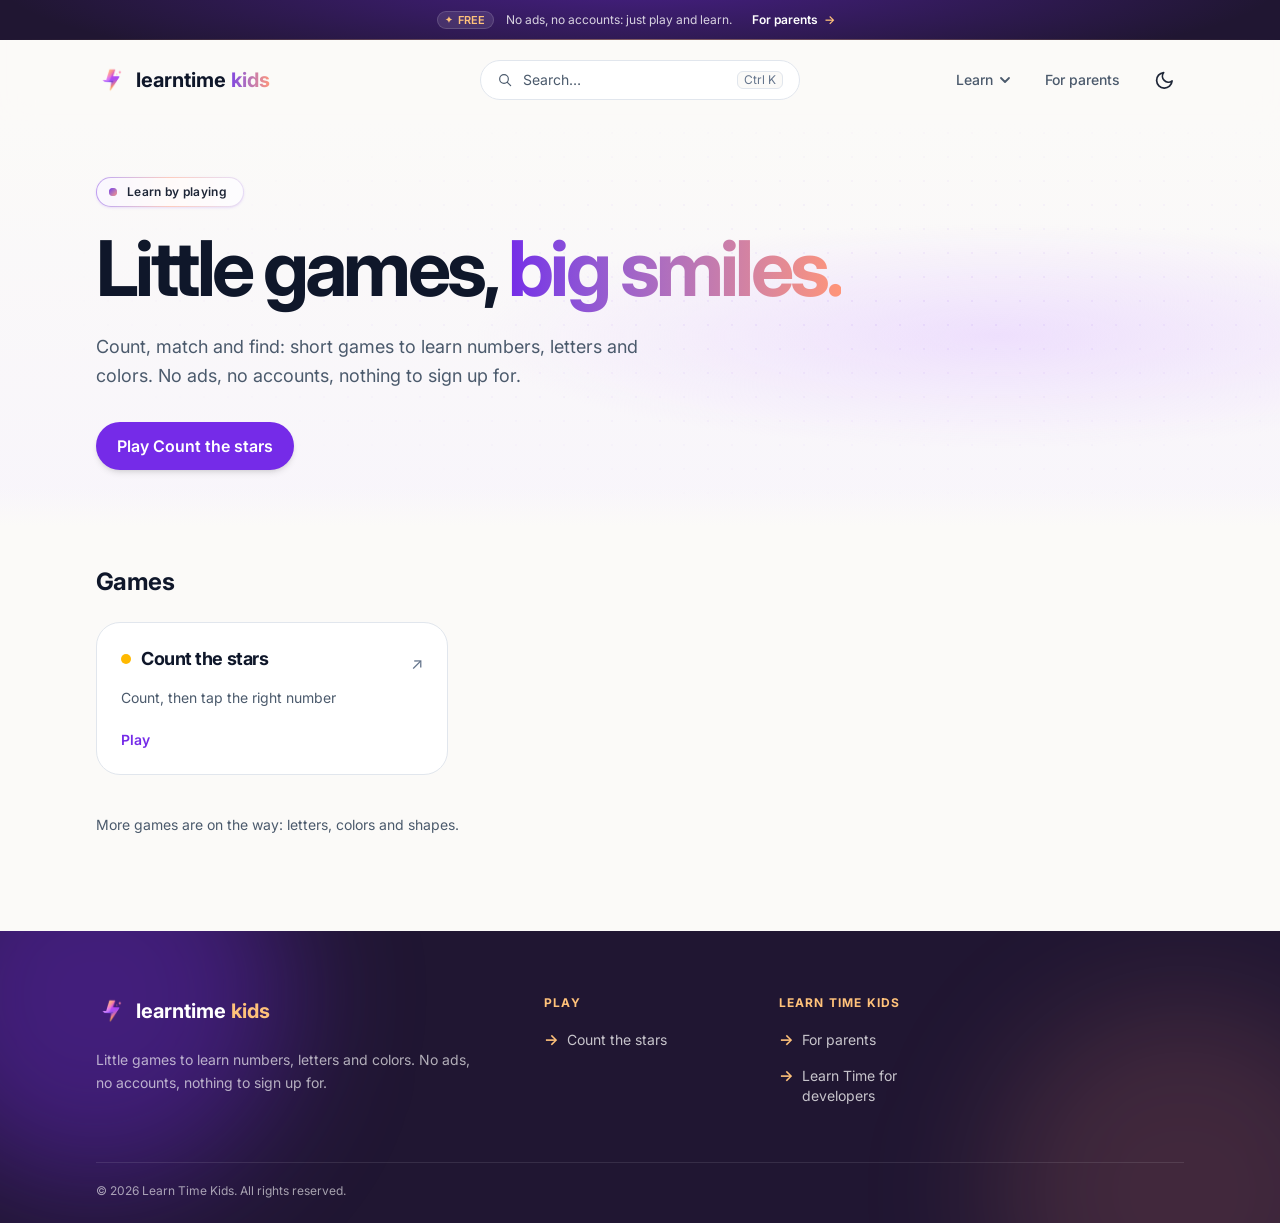
<file: index.html>
<!doctype html><!-- Generated by build tool at 2026-11-20T18:35:21.889Z -->
<html lang="en">
  <head>
    <meta charset="UTF-8" />
    <script>(function () {
  var theme;
  try { theme = localStorage.getItem("learntime-kids:theme"); } catch (error) {}
  if (theme !== "light" && theme !== "dark") {
    theme = window.matchMedia && matchMedia("(prefers-color-scheme: dark)").matches ? "dark" : "light";
  }
  document.documentElement.dataset.theme = theme;
})();</script>
    <link rel="icon" href="/favicon.ico" sizes="32x32">
    <link rel="icon" type="image/png" sizes="32x32" href="/assets/favicon/favicon-32x32.png">
    <link rel="icon" type="image/png" sizes="16x16" href="/assets/favicon/favicon-16x16.png">
    <link rel="apple-touch-icon" sizes="180x180" href="/assets/favicon/apple-touch-icon.png">
    <link rel="manifest" href="/assets/favicon/site.webmanifest">
    <meta name="viewport" content="width=device-width, initial-scale=1.0" />
    <title>Learn Time Kids: little games to learn by playing – Learn Time</title>
    <meta name="description" content="Free little games for children to learn numbers, letters and colors. No ads, no accounts, nothing to sign up for." />
    <meta name="keywords" content="games for kids, learning games, counting game, free educational games, games for children, learn numbers" />
    <link rel="canonical" href="https://kids.learntime.net/" />
    <meta name="search-index-version" content="fac62221156c" />
    
    <script>window.startTime = new Date().getTime();</script>
    <style>
      :root {
        --background-color: #F1F1F1;
        --loading-bar-background-color: #F0E6FF;
        --moving-loading-bar-background-color: #752BE8;
      }
      :root[data-theme="dark"] {
        --background-color: #100E17;
        --loading-bar-background-color: #2B2042;
        --moving-loading-bar-background-color: #A78BFA;
      }
      .loader {
        transition: all .2s ease-out;
        z-index: 10000000000;
        margin-top: -200px;
        position: fixed;
        top: 0;
        left: 0;
        right: 0;
        bottom: 0;
        background-color: var(--background-color);
        display: flex;
        align-items: center;
        justify-content: center;
        flex-direction: column;
      }
      .loader-logo {
        width: 40px;
        height: 40px;
        margin-bottom: 20px;
      }
      .loading-bar {
        width: 130px;
        height: 4px;
        border-radius: 100rem;
        background-color: var(--loading-bar-background-color);
        position: relative;
        overflow: hidden;
      }
      .moving-loading-bar {
        height: 100%;
        width: 68px;
        position: absolute;
        border-radius: 100rem;
        background-color: var(--moving-loading-bar-background-color);
        animation: initial-loading 1.5s ease infinite;
      }
      @keyframes initial-loading {
        0% {
          transform: translate(-34px);
        }
        50% {
          transform: translate(96px);
        }
        to {
          transform: translate(-34px);
        }
      }
      .loader.hide {
        opacity: 0;
        visibility: hidden;
        pointer-events: none;
      }
      .root {
        height: 0px;
        overflow: hidden;
        transition: height 0.2s ease-out;
      }
      .root.show {
        min-height: 100vh;
        height: auto;
        overflow: visible;
      }
    </style>
    <script type="module" crossorigin src="/assets/home-DadhkJw3.js"></script>
    <link rel="modulepreload" crossorigin href="/assets/LoaderHider-D9-OexBq.js">
    <link rel="modulepreload" crossorigin href="/assets/LinkButton-CJQy6m5F.js">
    <link rel="stylesheet" crossorigin href="/assets/LoaderHider-BILB6g6O.css">
  </head>
  <body>
    <div id="loader" class="loader">
      <div class="loading-bar">
        <div class="moving-loading-bar"></div>
      </div>
    </div>
    <div id="root" class="root"></div>
  </body>
</html>
</file>
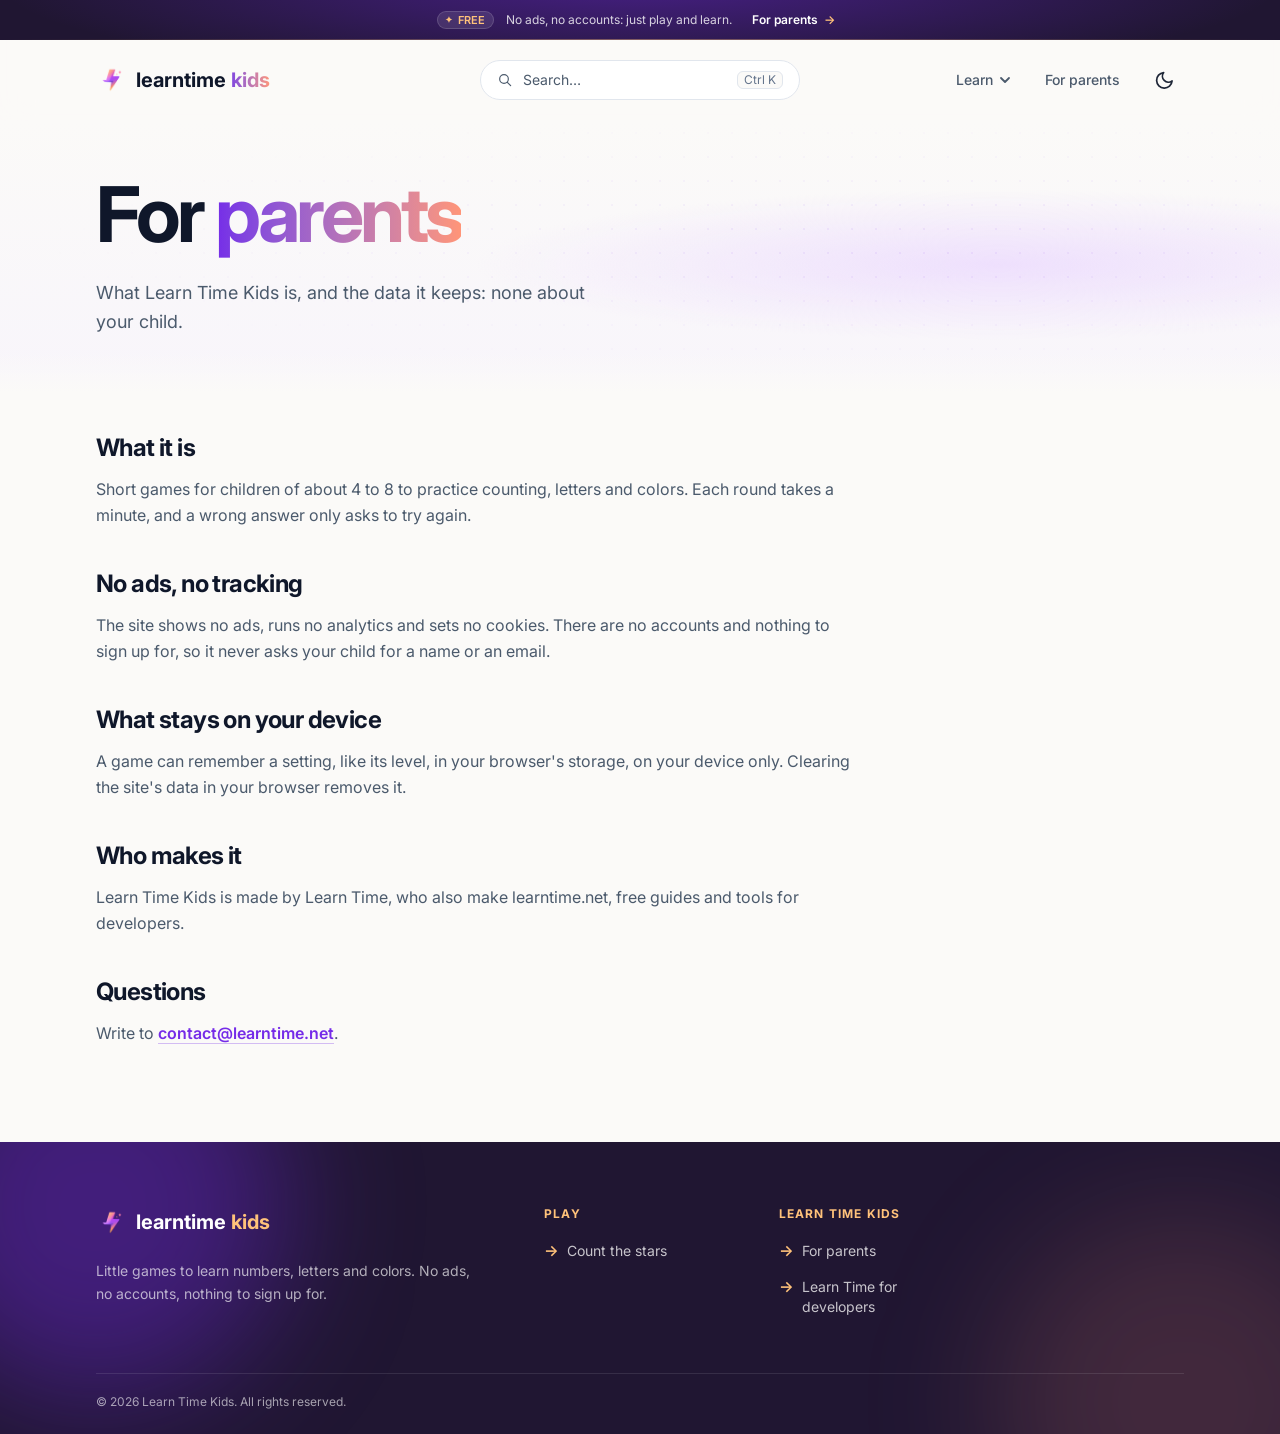
<file: parents/index.html>
<!doctype html><!-- Generated by build tool at 2026-11-20T18:35:21.889Z -->
<html lang="en">
  <head>
    <meta charset="UTF-8" />
    <script>(function () {
  var theme;
  try { theme = localStorage.getItem("learntime-kids:theme"); } catch (error) {}
  if (theme !== "light" && theme !== "dark") {
    theme = window.matchMedia && matchMedia("(prefers-color-scheme: dark)").matches ? "dark" : "light";
  }
  document.documentElement.dataset.theme = theme;
})();</script>
    <link rel="icon" href="/favicon.ico" sizes="32x32">
    <link rel="icon" type="image/png" sizes="32x32" href="/assets/favicon/favicon-32x32.png">
    <link rel="icon" type="image/png" sizes="16x16" href="/assets/favicon/favicon-16x16.png">
    <link rel="apple-touch-icon" sizes="180x180" href="/assets/favicon/apple-touch-icon.png">
    <link rel="manifest" href="/assets/favicon/site.webmanifest">
    <meta name="viewport" content="width=device-width, initial-scale=1.0" />
    <title>For parents | Learn Time Kids – Learn Time</title>
    <meta name="description" content="What Learn Time Kids is, who makes it, and the data it keeps: no ads, no analytics, no accounts, no cookies." />
    <meta name="keywords" content="learn time kids parents, kids games privacy, games without ads for children" />
    <link rel="canonical" href="https://kids.learntime.net/parents/" />
    <meta name="search-index-version" content="fac62221156c" />
    
    <script>window.startTime = new Date().getTime();</script>
    <style>
      :root {
        --background-color: #F1F1F1;
        --loading-bar-background-color: #F0E6FF;
        --moving-loading-bar-background-color: #752BE8;
      }
      :root[data-theme="dark"] {
        --background-color: #100E17;
        --loading-bar-background-color: #2B2042;
        --moving-loading-bar-background-color: #A78BFA;
      }
      .loader {
        transition: all .2s ease-out;
        z-index: 10000000000;
        margin-top: -200px;
        position: fixed;
        top: 0;
        left: 0;
        right: 0;
        bottom: 0;
        background-color: var(--background-color);
        display: flex;
        align-items: center;
        justify-content: center;
        flex-direction: column;
      }
      .loader-logo {
        width: 40px;
        height: 40px;
        margin-bottom: 20px;
      }
      .loading-bar {
        width: 130px;
        height: 4px;
        border-radius: 100rem;
        background-color: var(--loading-bar-background-color);
        position: relative;
        overflow: hidden;
      }
      .moving-loading-bar {
        height: 100%;
        width: 68px;
        position: absolute;
        border-radius: 100rem;
        background-color: var(--moving-loading-bar-background-color);
        animation: initial-loading 1.5s ease infinite;
      }
      @keyframes initial-loading {
        0% {
          transform: translate(-34px);
        }
        50% {
          transform: translate(96px);
        }
        to {
          transform: translate(-34px);
        }
      }
      .loader.hide {
        opacity: 0;
        visibility: hidden;
        pointer-events: none;
      }
      .root {
        height: 0px;
        overflow: hidden;
        transition: height 0.2s ease-out;
      }
      .root.show {
        min-height: 100vh;
        height: auto;
        overflow: visible;
      }
    </style>
    <script type="module" crossorigin src="/assets/parents-dm6qxRHw.js"></script>
    <link rel="modulepreload" crossorigin href="/assets/LoaderHider-D9-OexBq.js">
    <link rel="stylesheet" crossorigin href="/assets/LoaderHider-BILB6g6O.css">
  </head>
  <body>
    <div id="loader" class="loader">
      <div class="loading-bar">
        <div class="moving-loading-bar"></div>
      </div>
    </div>
    <div id="root" class="root"></div>
  </body>
</html>
</file>
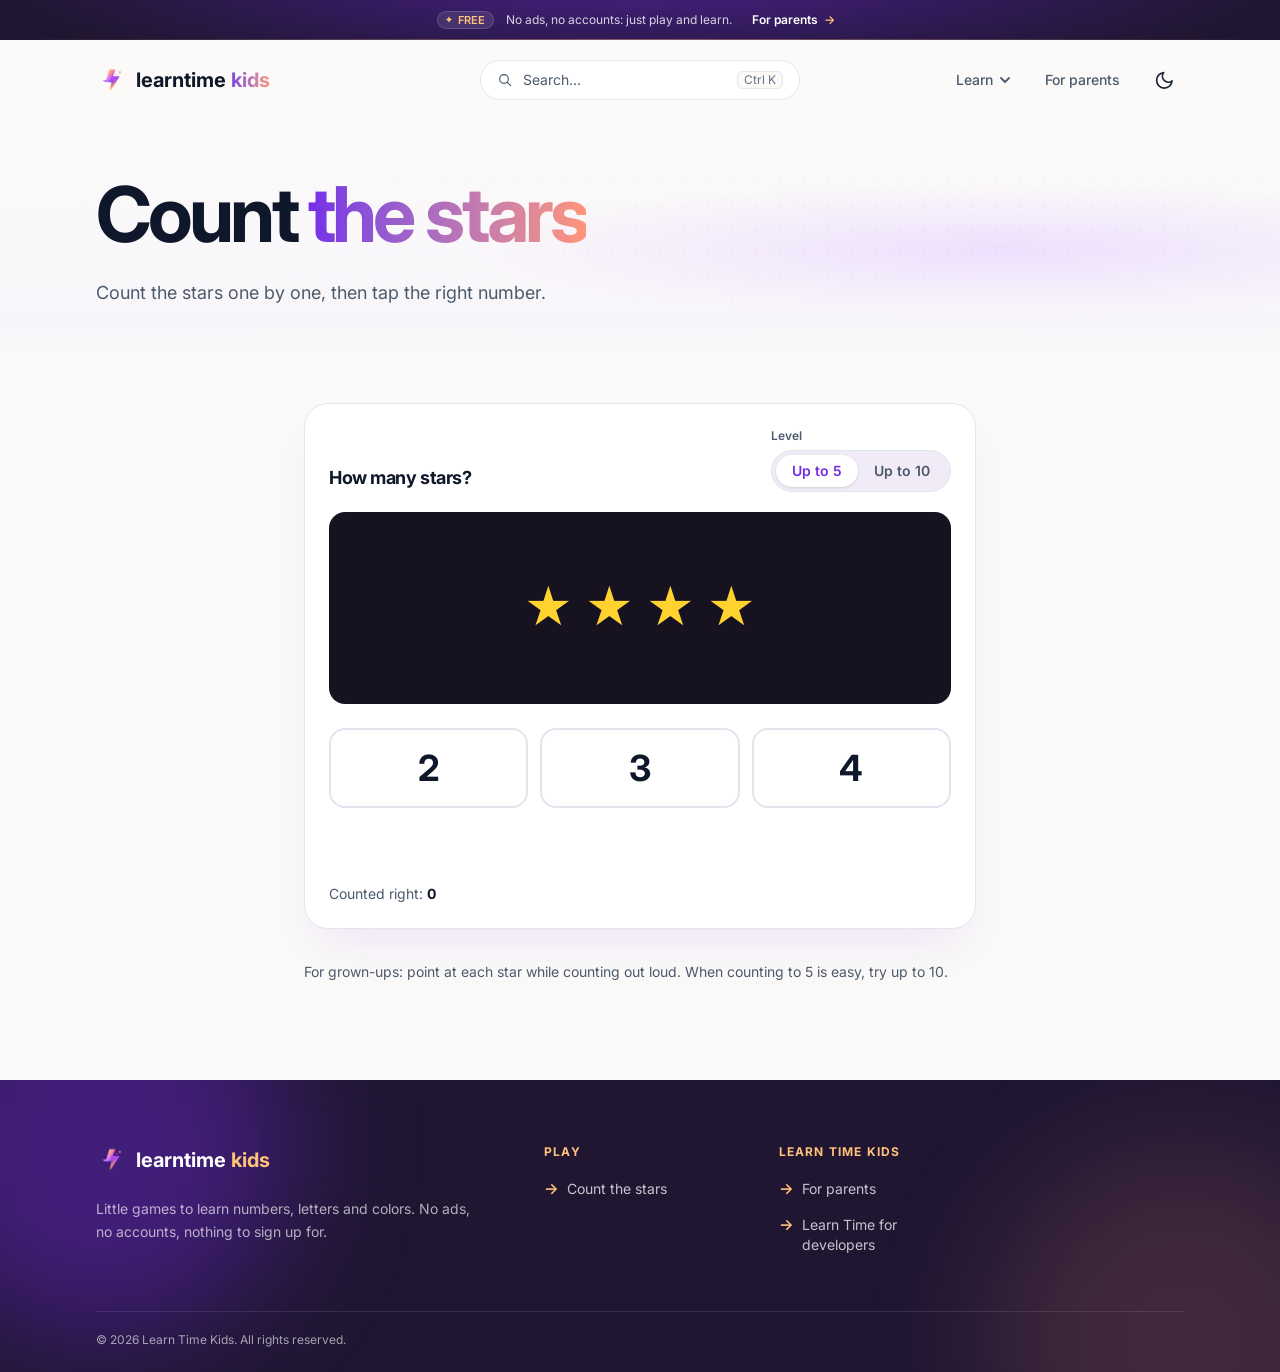
<file: games/count-the-stars/index.html>
<!doctype html><!-- Generated by build tool at 2026-11-20T18:35:21.889Z -->
<html lang="en">
  <head>
    <meta charset="UTF-8" />
    <script>(function () {
  var theme;
  try { theme = localStorage.getItem("learntime-kids:theme"); } catch (error) {}
  if (theme !== "light" && theme !== "dark") {
    theme = window.matchMedia && matchMedia("(prefers-color-scheme: dark)").matches ? "dark" : "light";
  }
  document.documentElement.dataset.theme = theme;
})();</script>
    <link rel="icon" href="/favicon.ico" sizes="32x32">
    <link rel="icon" type="image/png" sizes="32x32" href="/assets/favicon/favicon-32x32.png">
    <link rel="icon" type="image/png" sizes="16x16" href="/assets/favicon/favicon-16x16.png">
    <link rel="apple-touch-icon" sizes="180x180" href="/assets/favicon/apple-touch-icon.png">
    <link rel="manifest" href="/assets/favicon/site.webmanifest">
    <meta name="viewport" content="width=device-width, initial-scale=1.0" />
    <title>Count the stars | Learn Time Kids – Learn Time</title>
    <meta name="description" content="A free counting game for children: count the stars, then tap the right number. Up to 5 or up to 10, no ads." />
    <meta name="keywords" content="counting game for kids, count the stars, learn numbers game, free math game for children, counting to 10" />
    <link rel="canonical" href="https://kids.learntime.net/games/count-the-stars/" />
    <meta name="search-index-version" content="fac62221156c" />
    
    <script>window.startTime = new Date().getTime();</script>
    <style>
      :root {
        --background-color: #F1F1F1;
        --loading-bar-background-color: #F0E6FF;
        --moving-loading-bar-background-color: #752BE8;
      }
      :root[data-theme="dark"] {
        --background-color: #100E17;
        --loading-bar-background-color: #2B2042;
        --moving-loading-bar-background-color: #A78BFA;
      }
      .loader {
        transition: all .2s ease-out;
        z-index: 10000000000;
        margin-top: -200px;
        position: fixed;
        top: 0;
        left: 0;
        right: 0;
        bottom: 0;
        background-color: var(--background-color);
        display: flex;
        align-items: center;
        justify-content: center;
        flex-direction: column;
      }
      .loader-logo {
        width: 40px;
        height: 40px;
        margin-bottom: 20px;
      }
      .loading-bar {
        width: 130px;
        height: 4px;
        border-radius: 100rem;
        background-color: var(--loading-bar-background-color);
        position: relative;
        overflow: hidden;
      }
      .moving-loading-bar {
        height: 100%;
        width: 68px;
        position: absolute;
        border-radius: 100rem;
        background-color: var(--moving-loading-bar-background-color);
        animation: initial-loading 1.5s ease infinite;
      }
      @keyframes initial-loading {
        0% {
          transform: translate(-34px);
        }
        50% {
          transform: translate(96px);
        }
        to {
          transform: translate(-34px);
        }
      }
      .loader.hide {
        opacity: 0;
        visibility: hidden;
        pointer-events: none;
      }
      .root {
        height: 0px;
        overflow: hidden;
        transition: height 0.2s ease-out;
      }
      .root.show {
        min-height: 100vh;
        height: auto;
        overflow: visible;
      }
    </style>
    <script type="module" crossorigin src="/assets/count-the-stars-CzEMNsDh.js"></script>
    <link rel="modulepreload" crossorigin href="/assets/LoaderHider-D9-OexBq.js">
    <link rel="stylesheet" crossorigin href="/assets/LoaderHider-BILB6g6O.css">
  </head>
  <body>
    <div id="loader" class="loader">
      <div class="loading-bar">
        <div class="moving-loading-bar"></div>
      </div>
    </div>
    <div id="root" class="root"></div>
  </body>
</html>
</file>
<file: assets/LoaderHider-BILB6g6O.css>
@import "https://fonts.googleapis.com/css2?family=Inter:ital,opsz,wght@0,14..32,100..900;1,14..32,100..900&family=Roboto+Mono:ital,wght@0,100..700;1,100..700&display=swap";@layer components;@layer properties{@supports (((-webkit-hyphens:none)) and (not (margin-trim:inline))) or ((-moz-orient:inline) and (not (color:rgb(from red r g b)))){*,:before,:after,::backdrop{--tw-translate-x:0;--tw-translate-y:0;--tw-translate-z:0;--tw-rotate-x:initial;--tw-rotate-y:initial;--tw-rotate-z:initial;--tw-skew-x:initial;--tw-skew-y:initial;--tw-pan-x:initial;--tw-pan-y:initial;--tw-pinch-zoom:initial;--tw-border-style:solid;--tw-gradient-position:initial;--tw-gradient-from:#0000;--tw-gradient-via:#0000;--tw-gradient-to:#0000;--tw-gradient-stops:initial;--tw-gradient-via-stops:initial;--tw-gradient-from-position:0%;--tw-gradient-via-position:50%;--tw-gradient-to-position:100%;--tw-leading:initial;--tw-font-weight:initial;--tw-tracking:initial;--tw-shadow:0 0 #0000;--tw-shadow-color:initial;--tw-shadow-alpha:100%;--tw-inset-shadow:0 0 #0000;--tw-inset-shadow-color:initial;--tw-inset-shadow-alpha:100%;--tw-ring-color:initial;--tw-ring-shadow:0 0 #0000;--tw-inset-ring-color:initial;--tw-inset-ring-shadow:0 0 #0000;--tw-ring-inset:initial;--tw-ring-offset-width:0px;--tw-ring-offset-color:#fff;--tw-ring-offset-shadow:0 0 #0000;--tw-outline-style:solid;--tw-blur:initial;--tw-brightness:initial;--tw-contrast:initial;--tw-grayscale:initial;--tw-hue-rotate:initial;--tw-invert:initial;--tw-opacity:initial;--tw-saturate:initial;--tw-sepia:initial;--tw-drop-shadow:initial;--tw-drop-shadow-color:initial;--tw-drop-shadow-alpha:100%;--tw-drop-shadow-size:initial;--tw-backdrop-blur:initial;--tw-backdrop-brightness:initial;--tw-backdrop-contrast:initial;--tw-backdrop-grayscale:initial;--tw-backdrop-hue-rotate:initial;--tw-backdrop-invert:initial;--tw-backdrop-opacity:initial;--tw-backdrop-saturate:initial;--tw-backdrop-sepia:initial;--tw-duration:initial;--tw-ease:initial;--tw-scale-x:1;--tw-scale-y:1;--tw-scale-z:1}}}@layer theme{:root,:host{--color-orange-300:oklch(83.7% .128 66.29);--color-orange-500:oklch(70.5% .213 47.604);--color-orange-600:oklch(64.6% .222 41.116);--color-orange-700:oklch(55.3% .195 38.402);--color-amber-100:oklch(96.2% .059 95.617);--color-amber-300:oklch(87.9% .169 91.605);--color-amber-400:oklch(82.8% .189 84.429);--color-amber-500:oklch(76.9% .188 70.08);--color-amber-700:oklch(55.5% .163 48.998);--color-emerald-500:oklch(69.6% .17 162.48);--color-emerald-700:oklch(50.8% .118 165.612);--color-teal-500:oklch(70.4% .14 182.503);--color-sky-100:oklch(95.1% .026 236.824);--color-sky-300:oklch(82.8% .111 230.318);--color-sky-400:oklch(74.6% .16 232.661);--color-sky-500:oklch(68.5% .169 237.323);--color-sky-700:oklch(50% .134 242.749);--color-violet-500:oklch(60.6% .25 292.717);--color-pink-500:oklch(65.6% .241 354.308);--color-slate-900:oklch(20.8% .042 265.755);--color-neutral-100:oklch(97% 0 0);--color-neutral-200:oklch(92.2% 0 0);--color-neutral-300:oklch(87% 0 0);--color-neutral-500:oklch(55.6% 0 0);--color-neutral-600:oklch(43.9% 0 0);--color-neutral-700:oklch(37.1% 0 0);--color-neutral-800:oklch(26.9% 0 0);--color-neutral-900:oklch(20.5% 0 0);--color-black:#000;--color-white:#fff;--spacing:.25rem;--container-sm:24rem;--container-md:28rem;--container-lg:32rem;--container-xl:36rem;--container-2xl:42rem;--container-3xl:48rem;--container-6xl:72rem;--text-xs:.75rem;--text-xs--line-height:calc(1 / .75);--text-sm:.875rem;--text-sm--line-height:calc(1.25 / .875);--text-base:1rem;--text-base--line-height:calc(1.5 / 1);--text-lg:1.125rem;--text-lg--line-height:calc(1.75 / 1.125);--text-xl:1.25rem;--text-xl--line-height:calc(1.75 / 1.25);--text-2xl:1.5rem;--text-2xl--line-height:calc(2 / 1.5);--text-4xl:2.25rem;--text-4xl--line-height:calc(2.5 / 2.25);--text-5xl:3rem;--text-5xl--line-height:1;--font-weight-normal:400;--font-weight-medium:500;--font-weight-semibold:600;--font-weight-bold:700;--tracking-tighter:-.05em;--tracking-tight:-.025em;--tracking-normal:0em;--tracking-wide:.025em;--tracking-wider:.05em;--tracking-widest:.1em;--leading-tight:1.25;--leading-snug:1.375;--leading-relaxed:1.625;--radius-md:.375rem;--radius-lg:.5rem;--radius-xl:.75rem;--radius-2xl:1rem;--radius-3xl:1.5rem;--ease-out:cubic-bezier(0, 0, .2, 1);--ease-in-out:cubic-bezier(.4, 0, .2, 1);--animate-ping:ping 1s cubic-bezier(0, 0, .2, 1) infinite;--blur-sm:8px;--blur-lg:16px;--blur-3xl:64px;--default-transition-duration:.15s;--default-transition-timing-function:cubic-bezier(.4, 0, .2, 1);--default-font-family:var(--typography-family);--default-mono-font-family:var(--font-family-mono);--color-brand:var(--semantic-color-brand);--color-border:var(--semantic-color-border);--animate-glow:glow 12s ease-in-out infinite;--animate-pop:pop .3s ease-out}}@layer base{*,:after,:before,::backdrop{box-sizing:border-box;border:0 solid;margin:0;padding:0}::file-selector-button{box-sizing:border-box;border:0 solid;margin:0;padding:0}html,:host{-webkit-text-size-adjust:100%;tab-size:4;line-height:1.5;font-family:var(--default-font-family,ui-sans-serif, system-ui, sans-serif, "Apple Color Emoji", "Segoe UI Emoji", "Segoe UI Symbol", "Noto Color Emoji");font-feature-settings:var(--default-font-feature-settings,normal);font-variation-settings:var(--default-font-variation-settings,normal);-webkit-tap-highlight-color:transparent}hr{height:0;color:inherit;border-top-width:1px}abbr:where([title]){-webkit-text-decoration:underline dotted;text-decoration:underline dotted}h1,h2,h3,h4,h5,h6{font-size:inherit;font-weight:inherit}a{color:inherit;-webkit-text-decoration:inherit;-webkit-text-decoration:inherit;-webkit-text-decoration:inherit;-webkit-text-decoration:inherit;text-decoration:inherit}b,strong{font-weight:bolder}code,kbd,samp,pre{font-family:var(--default-mono-font-family,ui-monospace, SFMono-Regular, Menlo, Monaco, Consolas, "Liberation Mono", "Courier New", monospace);font-feature-settings:var(--default-mono-font-feature-settings,normal);font-variation-settings:var(--default-mono-font-variation-settings,normal);font-size:1em}small{font-size:80%}sub,sup{vertical-align:baseline;font-size:75%;line-height:0;position:relative}sub{bottom:-.25em}sup{top:-.5em}table{text-indent:0;border-color:inherit;border-collapse:collapse}:-moz-focusring{outline:auto}progress{vertical-align:baseline}summary{display:list-item}ol,ul,menu{list-style:none}img,svg,video,canvas,audio,iframe,embed,object{vertical-align:middle;display:block}img,video{max-width:100%;height:auto}button,input,select,optgroup,textarea{font:inherit;font-feature-settings:inherit;font-variation-settings:inherit;letter-spacing:inherit;color:inherit;opacity:1;background-color:#0000;border-radius:0}::file-selector-button{font:inherit;font-feature-settings:inherit;font-variation-settings:inherit;letter-spacing:inherit;color:inherit;opacity:1;background-color:#0000;border-radius:0}:where(select:is([multiple],[size])) optgroup{font-weight:bolder}:where(select:is([multiple],[size])) optgroup option{padding-inline-start:20px}::file-selector-button{margin-inline-end:4px}::placeholder{opacity:1}@supports (not ((-webkit-appearance:-apple-pay-button))) or (contain-intrinsic-size:1px){::placeholder{color:currentColor}@supports (color:color-mix(in lab, red, red)){::placeholder{color:color-mix(in oklab, currentcolor 50%, transparent)}}}textarea{resize:vertical}::-webkit-search-decoration{-webkit-appearance:none}::-webkit-date-and-time-value{min-height:1lh;text-align:inherit}::-webkit-datetime-edit{display:inline-flex}::-webkit-datetime-edit-fields-wrapper{padding:0}::-webkit-datetime-edit{padding-block:0}::-webkit-datetime-edit-year-field{padding-block:0}::-webkit-datetime-edit-month-field{padding-block:0}::-webkit-datetime-edit-day-field{padding-block:0}::-webkit-datetime-edit-hour-field{padding-block:0}::-webkit-datetime-edit-minute-field{padding-block:0}::-webkit-datetime-edit-second-field{padding-block:0}::-webkit-datetime-edit-millisecond-field{padding-block:0}::-webkit-datetime-edit-meridiem-field{padding-block:0}::-webkit-calendar-picker-indicator{line-height:1}:-moz-ui-invalid{box-shadow:none}button,input:where([type=button],[type=reset],[type=submit]){appearance:button}::file-selector-button{appearance:button}::-webkit-inner-spin-button{height:auto}::-webkit-outer-spin-button{height:auto}[hidden]:where(:not([hidden=until-found])){display:none!important}}@layer utilities{.pointer-events-auto{pointer-events:auto}.pointer-events-none{pointer-events:none}.invisible{visibility:hidden}.visible{visibility:visible}.sr-only{clip-path:inset(50%);white-space:nowrap;border-width:0;width:1px;height:1px;margin:-1px;padding:0;position:absolute;overflow:hidden}.absolute{position:absolute}.fixed{position:fixed}.relative{position:relative}.static{position:static}.sticky{position:sticky}.inset-0{inset:0}.inset-x-0{inset-inline:0}.inset-y-0{inset-block:0}.-top-20{top:calc(var(--spacing) * -20)}.-top-24{top:calc(var(--spacing) * -24)}.-top-32{top:calc(var(--spacing) * -32)}.top-0{top:0}.top-1\/2{top:50%}.top-3{top:calc(var(--spacing) * 3)}.top-8{top:calc(var(--spacing) * 8)}.top-40{top:calc(var(--spacing) * 40)}.top-\[12vh\]{top:12vh}.top-full{top:100%}.-right-16{right:calc(var(--spacing) * -16)}.-right-24{right:calc(var(--spacing) * -24)}.right-0{right:0}.right-3{right:calc(var(--spacing) * 3)}.right-10{right:calc(var(--spacing) * 10)}.-bottom-40{bottom:calc(var(--spacing) * -40)}.bottom-0{bottom:0}.-left-24{left:calc(var(--spacing) * -24)}.-left-\[9999px\]{left:-9999px}.left-0{left:0}.left-1\/2{left:50%}.left-3{left:calc(var(--spacing) * 3)}.isolate{isolation:isolate}.-z-10{z-index:calc(10 * -1)}.z-40{z-index:40}.z-50{z-index:50}.container{width:100%}@media (width>=40rem){.container{max-width:40rem}}@media (width>=48rem){.container{max-width:48rem}}@media (width>=64rem){.container{max-width:64rem}}@media (width>=80rem){.container{max-width:80rem}}@media (width>=96rem){.container{max-width:96rem}}.-m-1{margin:calc(var(--spacing) * -1)}.m-0{margin:0}.m-auto{margin:auto}.mx-auto{margin-inline:auto}.mt-0\.5{margin-top:calc(var(--spacing) * .5)}.mt-1{margin-top:var(--spacing)}.mt-1\.5{margin-top:calc(var(--spacing) * 1.5)}.mt-2{margin-top:calc(var(--spacing) * 2)}.mt-3{margin-top:calc(var(--spacing) * 3)}.mt-4{margin-top:calc(var(--spacing) * 4)}.mt-5{margin-top:calc(var(--spacing) * 5)}.mt-6{margin-top:calc(var(--spacing) * 6)}.mt-8{margin-top:calc(var(--spacing) * 8)}.mt-10{margin-top:calc(var(--spacing) * 10)}.mt-14{margin-top:calc(var(--spacing) * 14)}.mt-16{margin-top:calc(var(--spacing) * 16)}.mt-auto{margin-top:auto}.mb-2{margin-bottom:calc(var(--spacing) * 2)}.mb-3{margin-bottom:calc(var(--spacing) * 3)}.mb-4{margin-bottom:calc(var(--spacing) * 4)}.mb-5{margin-bottom:calc(var(--spacing) * 5)}.mb-6{margin-bottom:calc(var(--spacing) * 6)}.mb-8{margin-bottom:calc(var(--spacing) * 8)}.mb-10{margin-bottom:calc(var(--spacing) * 10)}.ml-1{margin-left:var(--spacing)}.ml-2{margin-left:calc(var(--spacing) * 2)}.ml-auto{margin-left:auto}.line-clamp-1{-webkit-line-clamp:1;-webkit-box-orient:vertical;display:-webkit-box;overflow:hidden}.line-clamp-3{-webkit-line-clamp:3;-webkit-box-orient:vertical;display:-webkit-box;overflow:hidden}.block{display:block}.flex{display:flex}.grid{display:grid}.hidden{display:none}.inline{display:inline}.inline-flex{display:inline-flex}.table{display:table}.size-2{width:calc(var(--spacing) * 2);height:calc(var(--spacing) * 2)}.size-2\.5{width:calc(var(--spacing) * 2.5);height:calc(var(--spacing) * 2.5)}.size-4{width:calc(var(--spacing) * 4);height:calc(var(--spacing) * 4)}.size-6{width:calc(var(--spacing) * 6);height:calc(var(--spacing) * 6)}.size-8{width:calc(var(--spacing) * 8);height:calc(var(--spacing) * 8)}.size-9{width:calc(var(--spacing) * 9);height:calc(var(--spacing) * 9)}.size-10{width:calc(var(--spacing) * 10);height:calc(var(--spacing) * 10)}.size-12{width:calc(var(--spacing) * 12);height:calc(var(--spacing) * 12)}.size-56{width:calc(var(--spacing) * 56);height:calc(var(--spacing) * 56)}.size-72{width:calc(var(--spacing) * 72);height:calc(var(--spacing) * 72)}.size-96{width:calc(var(--spacing) * 96);height:calc(var(--spacing) * 96)}.size-\[1\.15em\]{width:1.15em;height:1.15em}.size-full{width:100%;height:100%}.size-px{width:1px;height:1px}.h-3{height:calc(var(--spacing) * 3)}.h-9{height:calc(var(--spacing) * 9)}.h-10{height:calc(var(--spacing) * 10)}.h-40{height:calc(var(--spacing) * 40)}.h-full{height:100%}.h-px{height:1px}.max-h-\[calc\(100vh-12rem\)\]{max-height:calc(100vh - 12rem)}.max-h-\[min\(36rem\,80vh\)\]{max-height:min(36rem,80vh)}.min-h-0{min-height:0}.min-h-8{min-height:calc(var(--spacing) * 8)}.min-h-9{min-height:calc(var(--spacing) * 9)}.min-h-10{min-height:calc(var(--spacing) * 10)}.min-h-11{min-height:calc(var(--spacing) * 11)}.min-h-12{min-height:calc(var(--spacing) * 12)}.min-h-16{min-height:calc(var(--spacing) * 16)}.min-h-20{min-height:calc(var(--spacing) * 20)}.min-h-40{min-height:calc(var(--spacing) * 40)}.min-h-48{min-height:calc(var(--spacing) * 48)}.min-h-screen{min-height:100vh}.w-0\.5{width:calc(var(--spacing) * .5)}.w-12{width:calc(var(--spacing) * 12)}.w-72{width:calc(var(--spacing) * 72)}.w-96{width:calc(var(--spacing) * 96)}.w-\[34rem\]{width:34rem}.w-\[min\(36rem\,calc\(100\%-2rem\)\)\]{width:min(36rem,100% - 2rem)}.w-full{width:100%}.max-w-2xl{max-width:var(--container-2xl)}.max-w-3xl{max-width:var(--container-3xl)}.max-w-6xl{max-width:var(--container-6xl)}.max-w-full{max-width:100%}.max-w-lg{max-width:var(--container-lg)}.max-w-md{max-width:var(--container-md)}.max-w-sm{max-width:var(--container-sm)}.max-w-xl{max-width:var(--container-xl)}.min-w-0{min-width:0}.min-w-11{min-width:calc(var(--spacing) * 11)}.min-w-80{min-width:calc(var(--spacing) * 80)}.flex-1{flex:1}.flex-none{flex:none}.shrink{flex-shrink:1}.grow{flex-grow:1}.basis-full{flex-basis:100%}.-translate-1\/2{--tw-translate-x:calc(calc(1 / 2 * 100%) * -1);--tw-translate-y:calc(calc(1 / 2 * 100%) * -1);translate:var(--tw-translate-x) var(--tw-translate-y)}.-translate-x-1\/2{--tw-translate-x:calc(calc(1 / 2 * 100%) * -1);translate:var(--tw-translate-x) var(--tw-translate-y)}.-translate-y-1\/2{--tw-translate-y:calc(calc(1 / 2 * 100%) * -1);translate:var(--tw-translate-x) var(--tw-translate-y)}.-translate-y-px{--tw-translate-y:-1px;translate:var(--tw-translate-x) var(--tw-translate-y)}.rotate-180{rotate:180deg}.transform{transform:var(--tw-rotate-x,) var(--tw-rotate-y,) var(--tw-rotate-z,) var(--tw-skew-x,) var(--tw-skew-y,)}.cursor-crosshair{cursor:crosshair}.cursor-ew-resize{cursor:ew-resize}.cursor-pointer{cursor:pointer}.touch-pan-y{--tw-pan-y:pan-y;touch-action:var(--tw-pan-x,) var(--tw-pan-y,) var(--tw-pinch-zoom,)}.touch-none{touch-action:none}.resize{resize:both}.list-none{list-style-type:none}.appearance-none{appearance:none}.grid-cols-2{grid-template-columns:repeat(2,minmax(0,1fr))}.grid-cols-3{grid-template-columns:repeat(3,minmax(0,1fr))}.grid-cols-\[0fr\]{grid-template-columns:0fr}.grid-cols-\[1fr\]{grid-template-columns:1fr}.grid-cols-\[minmax\(0\,24rem\)_auto\]{grid-template-columns:minmax(0,24rem) auto}.grid-rows-\[0fr\]{grid-template-rows:0fr}.grid-rows-\[1fr\]{grid-template-rows:1fr}.flex-col{flex-direction:column}.flex-wrap{flex-wrap:wrap}.place-items-center{place-items:center}.content-center{align-content:center}.content-start{align-content:flex-start}.items-baseline{align-items:baseline}.items-center{align-items:center}.items-end{align-items:flex-end}.items-start{align-items:flex-start}.justify-between{justify-content:space-between}.justify-center{justify-content:center}.justify-end{justify-content:flex-end}.gap-0\.5{gap:calc(var(--spacing) * .5)}.gap-1{gap:var(--spacing)}.gap-1\.5{gap:calc(var(--spacing) * 1.5)}.gap-2{gap:calc(var(--spacing) * 2)}.gap-2\.5{gap:calc(var(--spacing) * 2.5)}.gap-3{gap:calc(var(--spacing) * 3)}.gap-4{gap:calc(var(--spacing) * 4)}.gap-10{gap:calc(var(--spacing) * 10)}.gap-16{gap:calc(var(--spacing) * 16)}.gap-x-2{column-gap:calc(var(--spacing) * 2)}.gap-x-4{column-gap:calc(var(--spacing) * 4)}.gap-x-6{column-gap:calc(var(--spacing) * 6)}.gap-x-12{column-gap:calc(var(--spacing) * 12)}.gap-x-16{column-gap:calc(var(--spacing) * 16)}.gap-y-1{row-gap:var(--spacing)}.gap-y-3{row-gap:calc(var(--spacing) * 3)}.gap-y-8{row-gap:calc(var(--spacing) * 8)}.self-start{align-self:flex-start}.overflow-clip{overflow:clip}.overflow-hidden{overflow:hidden}.overflow-x-auto{overflow-x:auto}.overflow-x-clip{overflow-x:clip}.overflow-y-auto{overflow-y:auto}.rounded{border-radius:.25rem}.rounded-2xl{border-radius:var(--radius-2xl)}.rounded-3xl{border-radius:var(--radius-3xl)}.rounded-\[2rem\]{border-radius:2rem}.rounded-full{border-radius:3.40282e38px}.rounded-lg{border-radius:var(--radius-lg)}.rounded-md{border-radius:var(--radius-md)}.rounded-xl{border-radius:var(--radius-xl)}.border{border-style:var(--tw-border-style);border-width:1px}.border-0{border-style:var(--tw-border-style);border-width:0}.border-2{border-style:var(--tw-border-style);border-width:2px}.border-t{border-top-style:var(--tw-border-style);border-top-width:1px}.border-b{border-bottom-style:var(--tw-border-style);border-bottom-width:1px}.border-dashed{--tw-border-style:dashed;border-style:dashed}.border-accent-coral\/40{border-color:var(--semantic-color-accent-coral)}@supports (color:color-mix(in lab, red, red)){.border-accent-coral\/40{border-color:color-mix(in oklab, var(--semantic-color-accent-coral) 40%, transparent)}}.border-accent-coral\/60{border-color:var(--semantic-color-accent-coral)}@supports (color:color-mix(in lab, red, red)){.border-accent-coral\/60{border-color:color-mix(in oklab, var(--semantic-color-accent-coral) 60%, transparent)}}.border-accent-coral\/70{border-color:var(--semantic-color-accent-coral)}@supports (color:color-mix(in lab, red, red)){.border-accent-coral\/70{border-color:color-mix(in oklab, var(--semantic-color-accent-coral) 70%, transparent)}}.border-accent-teal\/30{border-color:var(--semantic-color-accent-teal)}@supports (color:color-mix(in lab, red, red)){.border-accent-teal\/30{border-color:color-mix(in oklab, var(--semantic-color-accent-teal) 30%, transparent)}}.border-black\/5{border-color:#0000000d}@supports (color:color-mix(in lab, red, red)){.border-black\/5{border-color:color-mix(in oklab, var(--color-black) 5%, transparent)}}.border-border{border-color:var(--semantic-color-border)}.border-border-subtle{border-color:var(--semantic-color-border-subtle)}.border-brand{border-color:var(--semantic-color-brand)}.border-emerald-700{border-color:var(--color-emerald-700)}.border-ink\/10{border-color:var(--semantic-color-ink)}@supports (color:color-mix(in lab, red, red)){.border-ink\/10{border-color:color-mix(in oklab, var(--semantic-color-ink) 10%, transparent)}}.border-surface{border-color:var(--semantic-color-surface)}.border-transparent{border-color:#0000}.border-white{border-color:var(--color-white)}.border-white\/10{border-color:#ffffff1a}@supports (color:color-mix(in lab, red, red)){.border-white\/10{border-color:color-mix(in oklab, var(--color-white) 10%, transparent)}}.border-white\/15{border-color:#ffffff26}@supports (color:color-mix(in lab, red, red)){.border-white\/15{border-color:color-mix(in oklab, var(--color-white) 15%, transparent)}}.bg-\[\#16121f\]{background-color:#16121f}.bg-accent-coral,.bg-accent-coral\/10{background-color:var(--semantic-color-accent-coral)}@supports (color:color-mix(in lab, red, red)){.bg-accent-coral\/10{background-color:color-mix(in oklab, var(--semantic-color-accent-coral) 10%, transparent)}}.bg-accent-coral\/15{background-color:var(--semantic-color-accent-coral)}@supports (color:color-mix(in lab, red, red)){.bg-accent-coral\/15{background-color:color-mix(in oklab, var(--semantic-color-accent-coral) 15%, transparent)}}.bg-accent-mint{background-color:var(--semantic-color-accent-mint)}.bg-accent-teal{background-color:var(--semantic-color-accent-teal)}.bg-amber-100{background-color:var(--color-amber-100)}.bg-amber-400{background-color:var(--color-amber-400)}.bg-amber-500{background-color:var(--color-amber-500)}.bg-banner{background-color:var(--semantic-color-brand-banner)}.bg-black\/60{background-color:#0009}@supports (color:color-mix(in lab, red, red)){.bg-black\/60{background-color:color-mix(in oklab, var(--color-black) 60%, transparent)}}.bg-brand{background-color:var(--semantic-color-brand)}.bg-brand-soft,.bg-brand-soft\/70{background-color:var(--semantic-color-brand-soft)}@supports (color:color-mix(in lab, red, red)){.bg-brand-soft\/70{background-color:color-mix(in oklab, var(--semantic-color-brand-soft) 70%, transparent)}}.bg-brand\/10{background-color:var(--semantic-color-brand)}@supports (color:color-mix(in lab, red, red)){.bg-brand\/10{background-color:color-mix(in oklab, var(--semantic-color-brand) 10%, transparent)}}.bg-brand\/40{background-color:var(--semantic-color-brand)}@supports (color:color-mix(in lab, red, red)){.bg-brand\/40{background-color:color-mix(in oklab, var(--semantic-color-brand) 40%, transparent)}}.bg-brand\/50{background-color:var(--semantic-color-brand)}@supports (color:color-mix(in lab, red, red)){.bg-brand\/50{background-color:color-mix(in oklab, var(--semantic-color-brand) 50%, transparent)}}.bg-brand\/85{background-color:var(--semantic-color-brand)}@supports (color:color-mix(in lab, red, red)){.bg-brand\/85{background-color:color-mix(in oklab, var(--semantic-color-brand) 85%, transparent)}}.bg-emerald-500{background-color:var(--color-emerald-500)}.bg-emerald-700{background-color:var(--color-emerald-700)}.bg-paper,.bg-paper\/70{background-color:var(--semantic-color-paper)}@supports (color:color-mix(in lab, red, red)){.bg-paper\/70{background-color:color-mix(in oklab, var(--semantic-color-paper) 70%, transparent)}}.bg-pink-500{background-color:var(--color-pink-500)}.bg-sky-100{background-color:var(--color-sky-100)}.bg-sky-500{background-color:var(--color-sky-500)}.bg-surface{background-color:var(--semantic-color-surface)}.bg-surface-tint{background-color:var(--semantic-color-surface-tint)}.bg-surface\/90{background-color:var(--semantic-color-surface)}@supports (color:color-mix(in lab, red, red)){.bg-surface\/90{background-color:color-mix(in oklab, var(--semantic-color-surface) 90%, transparent)}}.bg-teal-500{background-color:var(--color-teal-500)}.bg-transparent{background-color:#0000}.bg-violet-500{background-color:var(--color-violet-500)}.bg-white{background-color:var(--color-white)}.bg-white\/10{background-color:#ffffff1a}@supports (color:color-mix(in lab, red, red)){.bg-white\/10{background-color:color-mix(in oklab, var(--color-white) 10%, transparent)}}.bg-linear-to-b{--tw-gradient-position:to bottom}@supports (background-image:linear-gradient(in lab, red, red)){.bg-linear-to-b{--tw-gradient-position:to bottom in oklab}}.bg-linear-to-b{background-image:linear-gradient(var(--tw-gradient-stops))}.bg-linear-to-br{--tw-gradient-position:to bottom right}@supports (background-image:linear-gradient(in lab, red, red)){.bg-linear-to-br{--tw-gradient-position:to bottom right in oklab}}.bg-linear-to-br{background-image:linear-gradient(var(--tw-gradient-stops))}.bg-linear-to-r{--tw-gradient-position:to right}@supports (background-image:linear-gradient(in lab, red, red)){.bg-linear-to-r{--tw-gradient-position:to right in oklab}}.bg-linear-to-r{background-image:linear-gradient(var(--tw-gradient-stops))}.bg-\[linear-gradient\(to_right\,\#f00\,\#ff0\,\#0f0\,\#0ff\,\#00f\,\#f0f\,\#f00\)\]{background-image:linear-gradient(90deg,red,#ff0,#0f0,#0ff,#00f,#f0f,red)}.bg-\[radial-gradient\(40rem_6rem_at_50\%_-1rem\,var\(--color-brand\)\,transparent\)\]{background-image:radial-gradient(40rem 6rem at 50% -1rem,var(--color-brand),transparent)}.bg-\[radial-gradient\(var\(--color-brand\)_1px\,transparent_1px\)\]{background-image:radial-gradient(var(--color-brand) 1px,transparent 1px)}.bg-\[repeating-conic-gradient\(\#d4d4d8_0_25\%\,\#ffffff_0_50\%\)\]{background-image:repeating-conic-gradient(#d4d4d8 0 25%,#fff 0 50%)}.bg-home-hero{background-image:var(--component-home-hero-background)}.from-brand{--tw-gradient-from:var(--semantic-color-brand);--tw-gradient-stops:var(--tw-gradient-via-stops,var(--tw-gradient-position), var(--tw-gradient-from) var(--tw-gradient-from-position), var(--tw-gradient-to) var(--tw-gradient-to-position))}.from-brand\/45{--tw-gradient-from:var(--semantic-color-brand)}@supports (color:color-mix(in lab, red, red)){.from-brand\/45{--tw-gradient-from:color-mix(in oklab, var(--semantic-color-brand) 45%, transparent)}}.from-brand\/45{--tw-gradient-stops:var(--tw-gradient-via-stops,var(--tw-gradient-position), var(--tw-gradient-from) var(--tw-gradient-from-position), var(--tw-gradient-to) var(--tw-gradient-to-position))}.from-transparent{--tw-gradient-from:transparent;--tw-gradient-stops:var(--tw-gradient-via-stops,var(--tw-gradient-position), var(--tw-gradient-from) var(--tw-gradient-from-position), var(--tw-gradient-to) var(--tw-gradient-to-position))}.via-accent-coral\/45{--tw-gradient-via:var(--semantic-color-accent-coral)}@supports (color:color-mix(in lab, red, red)){.via-accent-coral\/45{--tw-gradient-via:color-mix(in oklab, var(--semantic-color-accent-coral) 45%, transparent)}}.via-accent-coral\/45{--tw-gradient-via-stops:var(--tw-gradient-position), var(--tw-gradient-from) var(--tw-gradient-from-position), var(--tw-gradient-via) var(--tw-gradient-via-position), var(--tw-gradient-to) var(--tw-gradient-to-position);--tw-gradient-stops:var(--tw-gradient-via-stops)}.via-banner-accent\/40{--tw-gradient-via:var(--semantic-color-banner-accent)}@supports (color:color-mix(in lab, red, red)){.via-banner-accent\/40{--tw-gradient-via:color-mix(in oklab, var(--semantic-color-banner-accent) 40%, transparent)}}.via-banner-accent\/40{--tw-gradient-via-stops:var(--tw-gradient-position), var(--tw-gradient-from) var(--tw-gradient-from-position), var(--tw-gradient-via) var(--tw-gradient-via-position), var(--tw-gradient-to) var(--tw-gradient-to-position);--tw-gradient-stops:var(--tw-gradient-via-stops)}.to-accent-coral{--tw-gradient-to:var(--semantic-color-accent-coral);--tw-gradient-stops:var(--tw-gradient-via-stops,var(--tw-gradient-position), var(--tw-gradient-from) var(--tw-gradient-from-position), var(--tw-gradient-to) var(--tw-gradient-to-position))}.to-brand\/15{--tw-gradient-to:var(--semantic-color-brand)}@supports (color:color-mix(in lab, red, red)){.to-brand\/15{--tw-gradient-to:color-mix(in oklab, var(--semantic-color-brand) 15%, transparent)}}.to-brand\/15{--tw-gradient-stops:var(--tw-gradient-via-stops,var(--tw-gradient-position), var(--tw-gradient-from) var(--tw-gradient-from-position), var(--tw-gradient-to) var(--tw-gradient-to-position))}.to-paper{--tw-gradient-to:var(--semantic-color-paper);--tw-gradient-stops:var(--tw-gradient-via-stops,var(--tw-gradient-position), var(--tw-gradient-from) var(--tw-gradient-from-position), var(--tw-gradient-to) var(--tw-gradient-to-position))}.to-transparent{--tw-gradient-to:transparent;--tw-gradient-stops:var(--tw-gradient-via-stops,var(--tw-gradient-position), var(--tw-gradient-from) var(--tw-gradient-from-position), var(--tw-gradient-to) var(--tw-gradient-to-position))}.mask-\[radial-gradient\(ellipse_at_70\%_45\%\,black\,transparent_70\%\)\]{-webkit-mask-image:radial-gradient(at 70% 45%,#000,#0000 70%);mask-image:radial-gradient(at 70% 45%,#000,#0000 70%)}.bg-size-\[8px_8px\]{background-size:8px 8px}.bg-size-\[24px_24px\]{background-size:24px 24px}.bg-size-\[auto\,8px_8px\]{background-size:auto,8px 8px}.bg-clip-text{-webkit-background-clip:text;background-clip:text}.stroke-current{stroke:currentColor}.object-contain{object-fit:contain}.p-0{padding:0}.p-1{padding:var(--spacing)}.p-2{padding:calc(var(--spacing) * 2)}.p-3{padding:calc(var(--spacing) * 3)}.p-4{padding:calc(var(--spacing) * 4)}.p-5{padding:calc(var(--spacing) * 5)}.p-6{padding:calc(var(--spacing) * 6)}.p-8{padding:calc(var(--spacing) * 8)}.p-px{padding:1px}.px-1\.5{padding-inline:calc(var(--spacing) * 1.5)}.px-2{padding-inline:calc(var(--spacing) * 2)}.px-2\.5{padding-inline:calc(var(--spacing) * 2.5)}.px-3{padding-inline:calc(var(--spacing) * 3)}.px-3\.5{padding-inline:calc(var(--spacing) * 3.5)}.px-4{padding-inline:calc(var(--spacing) * 4)}.px-5{padding-inline:calc(var(--spacing) * 5)}.px-6{padding-inline:calc(var(--spacing) * 6)}.px-8{padding-inline:calc(var(--spacing) * 8)}.px-12{padding-inline:calc(var(--spacing) * 12)}.py-0\.5{padding-block:calc(var(--spacing) * .5)}.py-1{padding-block:var(--spacing)}.py-1\.5{padding-block:calc(var(--spacing) * 1.5)}.py-2\.5{padding-block:calc(var(--spacing) * 2.5)}.py-3{padding-block:calc(var(--spacing) * 3)}.py-3\.5{padding-block:calc(var(--spacing) * 3.5)}.py-4{padding-block:calc(var(--spacing) * 4)}.py-5{padding-block:calc(var(--spacing) * 5)}.py-10{padding-block:calc(var(--spacing) * 10)}.py-14{padding-block:calc(var(--spacing) * 14)}.pt-2{padding-top:calc(var(--spacing) * 2)}.pt-3{padding-top:calc(var(--spacing) * 3)}.pt-5{padding-top:calc(var(--spacing) * 5)}.pt-8{padding-top:calc(var(--spacing) * 8)}.pt-10{padding-top:calc(var(--spacing) * 10)}.pt-14{padding-top:calc(var(--spacing) * 14)}.pt-16{padding-top:calc(var(--spacing) * 16)}.pr-4{padding-right:calc(var(--spacing) * 4)}.pb-2{padding-bottom:calc(var(--spacing) * 2)}.pb-4{padding-bottom:calc(var(--spacing) * 4)}.pb-6{padding-bottom:calc(var(--spacing) * 6)}.pb-24{padding-bottom:calc(var(--spacing) * 24)}.pl-3{padding-left:calc(var(--spacing) * 3)}.text-center{text-align:center}.font-mono{font-family:var(--font-family-mono)}.font-sans{font-family:var(--typography-family)}.text-2xl{font-size:var(--text-2xl);line-height:var(--tw-leading,var(--text-2xl--line-height))}.text-4xl{font-size:var(--text-4xl);line-height:var(--tw-leading,var(--text-4xl--line-height))}.text-5xl{font-size:var(--text-5xl);line-height:var(--tw-leading,var(--text-5xl--line-height))}.text-base{font-size:var(--text-base);line-height:var(--tw-leading,var(--text-base--line-height))}.text-lg{font-size:var(--text-lg);line-height:var(--tw-leading,var(--text-lg--line-height))}.text-sm{font-size:var(--text-sm);line-height:var(--tw-leading,var(--text-sm--line-height))}.text-xl{font-size:var(--text-xl);line-height:var(--tw-leading,var(--text-xl--line-height))}.text-xs{font-size:var(--text-xs);line-height:var(--tw-leading,var(--text-xs--line-height))}.text-\[0\.85em\]{font-size:.85em}.text-\[0\.6875rem\]{font-size:.6875rem}.text-\[1\.1em\]{font-size:1.1em}.text-\[10px\]{font-size:10px}.text-home-display-tablet{font-size:var(--component-home-hero-display-size-compact)}.text-home-section{font-size:var(--component-home-section-heading-size)}.leading-none{--tw-leading:1;line-height:1}.leading-relaxed{--tw-leading:var(--leading-relaxed);line-height:var(--leading-relaxed)}.leading-snug{--tw-leading:var(--leading-snug);line-height:var(--leading-snug)}.leading-tight{--tw-leading:var(--leading-tight);line-height:var(--leading-tight)}.font-bold{--tw-font-weight:var(--font-weight-bold);font-weight:var(--font-weight-bold)}.font-medium{--tw-font-weight:var(--font-weight-medium);font-weight:var(--font-weight-medium)}.font-normal{--tw-font-weight:var(--font-weight-normal);font-weight:var(--font-weight-normal)}.font-semibold{--tw-font-weight:var(--font-weight-semibold);font-weight:var(--font-weight-semibold)}.tracking-\[0\.14em\]{--tw-tracking:.14em;letter-spacing:.14em}.tracking-tight{--tw-tracking:var(--tracking-tight);letter-spacing:var(--tracking-tight)}.tracking-tighter{--tw-tracking:var(--tracking-tighter);letter-spacing:var(--tracking-tighter)}.tracking-wide{--tw-tracking:var(--tracking-wide);letter-spacing:var(--tracking-wide)}.tracking-wider{--tw-tracking:var(--tracking-wider);letter-spacing:var(--tracking-wider)}.tracking-widest{--tw-tracking:var(--tracking-widest);letter-spacing:var(--tracking-widest)}.text-balance{text-wrap:balance}.text-pretty{text-wrap:pretty}.whitespace-nowrap{white-space:nowrap}.text-accent-coral{color:var(--semantic-color-accent-coral)}.text-accent-teal{color:var(--semantic-color-accent-teal)}.text-amber-300{color:var(--color-amber-300)}.text-amber-700{color:var(--color-amber-700)}.text-banner-accent{color:var(--semantic-color-banner-accent)}.text-banner-text{color:#fff}.text-banner-text\/80{color:oklab(100% 0 5.96046e-8/.8)}.text-brand{color:var(--semantic-color-brand)}.text-brand-hover{color:var(--semantic-color-brand-hover)}.text-ink{color:var(--semantic-color-ink)}.text-ink-soft{color:var(--semantic-color-ink-soft)}.text-on-brand{color:var(--theme-on-brand,#fff)}.text-sky-700{color:var(--color-sky-700)}.text-slate-900{color:var(--color-slate-900)}.text-text-muted{color:var(--semantic-color-text-muted)}.text-text-subtle{color:var(--semantic-color-text-subtle)}.text-transparent{color:#0000}.text-white{color:var(--color-white)}.text-white\/60{color:#fff9}@supports (color:color-mix(in lab, red, red)){.text-white\/60{color:color-mix(in oklab, var(--color-white) 60%, transparent)}}.text-white\/65{color:#ffffffa6}@supports (color:color-mix(in lab, red, red)){.text-white\/65{color:color-mix(in oklab, var(--color-white) 65%, transparent)}}.text-white\/70{color:#ffffffb3}@supports (color:color-mix(in lab, red, red)){.text-white\/70{color:color-mix(in oklab, var(--color-white) 70%, transparent)}}.text-white\/75{color:#ffffffbf}@supports (color:color-mix(in lab, red, red)){.text-white\/75{color:color-mix(in oklab, var(--color-white) 75%, transparent)}}.uppercase{text-transform:uppercase}.no-underline{text-decoration-line:none}.underline{text-decoration-line:underline}.decoration-brand\/30{-webkit-text-decoration-color:var(--semantic-color-brand);-webkit-text-decoration-color:var(--semantic-color-brand);-webkit-text-decoration-color:var(--semantic-color-brand);text-decoration-color:var(--semantic-color-brand)}@supports (color:color-mix(in lab, red, red)){.decoration-brand\/30{-webkit-text-decoration-color:color-mix(in oklab, var(--semantic-color-brand) 30%, transparent);-webkit-text-decoration-color:color-mix(in oklab, var(--semantic-color-brand) 30%, transparent);-webkit-text-decoration-color:color-mix(in oklab, var(--semantic-color-brand) 30%, transparent);text-decoration-color:color-mix(in oklab, var(--semantic-color-brand) 30%, transparent)}}.underline-offset-2{text-underline-offset:2px}.underline-offset-4{text-underline-offset:4px}.antialiased{-webkit-font-smoothing:antialiased;-moz-osx-font-smoothing:grayscale}.opacity-0{opacity:0}.opacity-45{opacity:.45}.opacity-50{opacity:.5}.opacity-60{opacity:.6}.opacity-100{opacity:1}.opacity-\[0\.07\]{opacity:.07}.shadow-2xl{--tw-shadow:0 25px 50px -12px var(--tw-shadow-color,#00000040);box-shadow:var(--tw-inset-shadow), var(--tw-inset-ring-shadow), var(--tw-ring-offset-shadow), var(--tw-ring-shadow), var(--tw-shadow)}.shadow-\[0_0_0_1px_rgb\(0_0_0\/0\.3\)\,0_1px_3px_rgb\(0_0_0\/0\.4\)\]{--tw-shadow:0 0 0 1px var(--tw-shadow-color,#0000004d), 0 1px 3px var(--tw-shadow-color,#0006);box-shadow:var(--tw-inset-shadow), var(--tw-inset-ring-shadow), var(--tw-ring-offset-shadow), var(--tw-ring-shadow), var(--tw-shadow)}.shadow-\[0_0_0_1px_rgba\(0\,0\,0\,0\.15\)\,0_0_8px_rgba\(0\,0\,0\,0\.3\)\]{--tw-shadow:0 0 0 1px var(--tw-shadow-color,#00000026), 0 0 8px var(--tw-shadow-color,#0000004d);box-shadow:var(--tw-inset-shadow), var(--tw-inset-ring-shadow), var(--tw-ring-offset-shadow), var(--tw-ring-shadow), var(--tw-shadow)}.shadow-\[0_0_0_1px_var\(--color-border\)\]{--tw-shadow:0 0 0 1px var(--tw-shadow-color,var(--color-border));box-shadow:var(--tw-inset-shadow), var(--tw-inset-ring-shadow), var(--tw-ring-offset-shadow), var(--tw-ring-shadow), var(--tw-shadow)}.shadow-lg{--tw-shadow:0 10px 15px -3px var(--tw-shadow-color,#0000001a), 0 4px 6px -4px var(--tw-shadow-color,#0000001a);box-shadow:var(--tw-inset-shadow), var(--tw-inset-ring-shadow), var(--tw-ring-offset-shadow), var(--tw-ring-shadow), var(--tw-shadow)}.shadow-md{--tw-shadow:0 4px 6px -1px var(--tw-shadow-color,#0000001a), 0 2px 4px -2px var(--tw-shadow-color,#0000001a);box-shadow:var(--tw-inset-shadow), var(--tw-inset-ring-shadow), var(--tw-ring-offset-shadow), var(--tw-ring-shadow), var(--tw-shadow)}.shadow-sm{--tw-shadow:0 1px 3px 0 var(--tw-shadow-color,#0000001a), 0 1px 2px -1px var(--tw-shadow-color,#0000001a);box-shadow:var(--tw-inset-shadow), var(--tw-inset-ring-shadow), var(--tw-ring-offset-shadow), var(--tw-ring-shadow), var(--tw-shadow)}.shadow-xl{--tw-shadow:0 20px 25px -5px var(--tw-shadow-color,#0000001a), 0 8px 10px -6px var(--tw-shadow-color,#0000001a);box-shadow:var(--tw-inset-shadow), var(--tw-inset-ring-shadow), var(--tw-ring-offset-shadow), var(--tw-ring-shadow), var(--tw-shadow)}.ring,.ring-1{--tw-ring-shadow:var(--tw-ring-inset,) 0 0 0 calc(1px + var(--tw-ring-offset-width)) var(--tw-ring-color,currentcolor);box-shadow:var(--tw-inset-shadow), var(--tw-inset-ring-shadow), var(--tw-ring-offset-shadow), var(--tw-ring-shadow), var(--tw-shadow)}.ring-2{--tw-ring-shadow:var(--tw-ring-inset,) 0 0 0 calc(2px + var(--tw-ring-offset-width)) var(--tw-ring-color,currentcolor);box-shadow:var(--tw-inset-shadow), var(--tw-inset-ring-shadow), var(--tw-ring-offset-shadow), var(--tw-ring-shadow), var(--tw-shadow)}.shadow-brand\/5{--tw-shadow-color:var(--semantic-color-brand)}@supports (color:color-mix(in lab, red, red)){.shadow-brand\/5{--tw-shadow-color:color-mix(in oklab, color-mix(in oklab, var(--semantic-color-brand) 5%, transparent) var(--tw-shadow-alpha), transparent)}}.shadow-brand\/10{--tw-shadow-color:var(--semantic-color-brand)}@supports (color:color-mix(in lab, red, red)){.shadow-brand\/10{--tw-shadow-color:color-mix(in oklab, color-mix(in oklab, var(--semantic-color-brand) 10%, transparent) var(--tw-shadow-alpha), transparent)}}.shadow-ink\/5{--tw-shadow-color:var(--semantic-color-ink)}@supports (color:color-mix(in lab, red, red)){.shadow-ink\/5{--tw-shadow-color:color-mix(in oklab, color-mix(in oklab, var(--semantic-color-ink) 5%, transparent) var(--tw-shadow-alpha), transparent)}}.shadow-ink\/10{--tw-shadow-color:var(--semantic-color-ink)}@supports (color:color-mix(in lab, red, red)){.shadow-ink\/10{--tw-shadow-color:color-mix(in oklab, color-mix(in oklab, var(--semantic-color-ink) 10%, transparent) var(--tw-shadow-alpha), transparent)}}.shadow-ink\/15{--tw-shadow-color:var(--semantic-color-ink)}@supports (color:color-mix(in lab, red, red)){.shadow-ink\/15{--tw-shadow-color:color-mix(in oklab, color-mix(in oklab, var(--semantic-color-ink) 15%, transparent) var(--tw-shadow-alpha), transparent)}}.shadow-ink\/20{--tw-shadow-color:var(--semantic-color-ink)}@supports (color:color-mix(in lab, red, red)){.shadow-ink\/20{--tw-shadow-color:color-mix(in oklab, color-mix(in oklab, var(--semantic-color-ink) 20%, transparent) var(--tw-shadow-alpha), transparent)}}.ring-black\/10{--tw-ring-color:#0000001a}@supports (color:color-mix(in lab, red, red)){.ring-black\/10{--tw-ring-color:color-mix(in oklab, var(--color-black) 10%, transparent)}}.ring-brand{--tw-ring-color:var(--semantic-color-brand)}.ring-white\/15{--tw-ring-color:#ffffff26}@supports (color:color-mix(in lab, red, red)){.ring-white\/15{--tw-ring-color:color-mix(in oklab, var(--color-white) 15%, transparent)}}.ring-offset-1{--tw-ring-offset-width:1px;--tw-ring-offset-shadow:var(--tw-ring-inset,) 0 0 0 var(--tw-ring-offset-width) var(--tw-ring-offset-color)}.ring-offset-2{--tw-ring-offset-width:2px;--tw-ring-offset-shadow:var(--tw-ring-inset,) 0 0 0 var(--tw-ring-offset-width) var(--tw-ring-offset-color)}.ring-offset-surface{--tw-ring-offset-color:var(--semantic-color-surface)}.outline{outline-style:var(--tw-outline-style);outline-width:1px}.blur-3xl{--tw-blur:blur(var(--blur-3xl));filter:var(--tw-blur,) var(--tw-brightness,) var(--tw-contrast,) var(--tw-grayscale,) var(--tw-hue-rotate,) var(--tw-invert,) var(--tw-saturate,) var(--tw-sepia,) var(--tw-drop-shadow,)}.filter{filter:var(--tw-blur,) var(--tw-brightness,) var(--tw-contrast,) var(--tw-grayscale,) var(--tw-hue-rotate,) var(--tw-invert,) var(--tw-saturate,) var(--tw-sepia,) var(--tw-drop-shadow,)}.backdrop-blur{--tw-backdrop-blur:blur(8px);-webkit-backdrop-filter:var(--tw-backdrop-blur,) var(--tw-backdrop-brightness,) var(--tw-backdrop-contrast,) var(--tw-backdrop-grayscale,) var(--tw-backdrop-hue-rotate,) var(--tw-backdrop-invert,) var(--tw-backdrop-opacity,) var(--tw-backdrop-saturate,) var(--tw-backdrop-sepia,);backdrop-filter:var(--tw-backdrop-blur,) var(--tw-backdrop-brightness,) var(--tw-backdrop-contrast,) var(--tw-backdrop-grayscale,) var(--tw-backdrop-hue-rotate,) var(--tw-backdrop-invert,) var(--tw-backdrop-opacity,) var(--tw-backdrop-saturate,) var(--tw-backdrop-sepia,)}.backdrop-blur-lg{--tw-backdrop-blur:blur(var(--blur-lg));-webkit-backdrop-filter:var(--tw-backdrop-blur,) var(--tw-backdrop-brightness,) var(--tw-backdrop-contrast,) var(--tw-backdrop-grayscale,) var(--tw-backdrop-hue-rotate,) var(--tw-backdrop-invert,) var(--tw-backdrop-opacity,) var(--tw-backdrop-saturate,) var(--tw-backdrop-sepia,);backdrop-filter:var(--tw-backdrop-blur,) var(--tw-backdrop-brightness,) var(--tw-backdrop-contrast,) var(--tw-backdrop-grayscale,) var(--tw-backdrop-hue-rotate,) var(--tw-backdrop-invert,) var(--tw-backdrop-opacity,) var(--tw-backdrop-saturate,) var(--tw-backdrop-sepia,)}.backdrop-blur-sm{--tw-backdrop-blur:blur(var(--blur-sm));-webkit-backdrop-filter:var(--tw-backdrop-blur,) var(--tw-backdrop-brightness,) var(--tw-backdrop-contrast,) var(--tw-backdrop-grayscale,) var(--tw-backdrop-hue-rotate,) var(--tw-backdrop-invert,) var(--tw-backdrop-opacity,) var(--tw-backdrop-saturate,) var(--tw-backdrop-sepia,);backdrop-filter:var(--tw-backdrop-blur,) var(--tw-backdrop-brightness,) var(--tw-backdrop-contrast,) var(--tw-backdrop-grayscale,) var(--tw-backdrop-hue-rotate,) var(--tw-backdrop-invert,) var(--tw-backdrop-opacity,) var(--tw-backdrop-saturate,) var(--tw-backdrop-sepia,)}.transition{transition-property:color,background-color,border-color,outline-color,text-decoration-color,fill,stroke,--tw-gradient-from,--tw-gradient-via,--tw-gradient-to,opacity,box-shadow,transform,translate,scale,rotate,filter,-webkit-backdrop-filter,backdrop-filter,display,content-visibility,overlay,pointer-events;transition-timing-function:var(--tw-ease,var(--default-transition-timing-function));transition-duration:var(--tw-duration,var(--default-transition-duration))}.transition-\[background-color\,color\]{transition-property:background-color,color;transition-timing-function:var(--tw-ease,var(--default-transition-timing-function));transition-duration:var(--tw-duration,var(--default-transition-duration))}.transition-\[color\,background-color\,border-color\,scale\]{transition-property:color,background-color,border-color,scale;transition-timing-function:var(--tw-ease,var(--default-transition-timing-function));transition-duration:var(--tw-duration,var(--default-transition-duration))}.transition-\[color\,background-color\,box-shadow\]{transition-property:color,background-color,box-shadow;transition-timing-function:var(--tw-ease,var(--default-transition-timing-function));transition-duration:var(--tw-duration,var(--default-transition-duration))}.transition-\[color\,translate\]{transition-property:color,translate;transition-timing-function:var(--tw-ease,var(--default-transition-timing-function));transition-duration:var(--tw-duration,var(--default-transition-duration))}.transition-\[grid-template-columns\,opacity\,visibility\]{transition-property:grid-template-columns,opacity,visibility;transition-timing-function:var(--tw-ease,var(--default-transition-timing-function));transition-duration:var(--tw-duration,var(--default-transition-duration))}.transition-\[grid-template-rows\]{transition-property:grid-template-rows;transition-timing-function:var(--tw-ease,var(--default-transition-timing-function));transition-duration:var(--tw-duration,var(--default-transition-duration))}.transition-\[height\,opacity\]{transition-property:height,opacity;transition-timing-function:var(--tw-ease,var(--default-transition-timing-function));transition-duration:var(--tw-duration,var(--default-transition-duration))}.transition-\[transform\,background-color\]{transition-property:transform,background-color;transition-timing-function:var(--tw-ease,var(--default-transition-timing-function));transition-duration:var(--tw-duration,var(--default-transition-duration))}.transition-\[transform\,box-shadow\,background-color\,translate\]{transition-property:transform,box-shadow,background-color,translate;transition-timing-function:var(--tw-ease,var(--default-transition-timing-function));transition-duration:var(--tw-duration,var(--default-transition-duration))}.transition-\[translate\,box-shadow\,border-color\]{transition-property:translate,box-shadow,border-color;transition-timing-function:var(--tw-ease,var(--default-transition-timing-function));transition-duration:var(--tw-duration,var(--default-transition-duration))}.transition-\[translate\,box-shadow\]{transition-property:translate,box-shadow;transition-timing-function:var(--tw-ease,var(--default-transition-timing-function));transition-duration:var(--tw-duration,var(--default-transition-duration))}.transition-\[translate\]{transition-property:translate;transition-timing-function:var(--tw-ease,var(--default-transition-timing-function));transition-duration:var(--tw-duration,var(--default-transition-duration))}.transition-colors{transition-property:color,background-color,border-color,outline-color,text-decoration-color,fill,stroke,--tw-gradient-from,--tw-gradient-via,--tw-gradient-to;transition-timing-function:var(--tw-ease,var(--default-transition-timing-function));transition-duration:var(--tw-duration,var(--default-transition-duration))}.transition-opacity{transition-property:opacity;transition-timing-function:var(--tw-ease,var(--default-transition-timing-function));transition-duration:var(--tw-duration,var(--default-transition-duration))}.transition-shadow{transition-property:box-shadow;transition-timing-function:var(--tw-ease,var(--default-transition-timing-function));transition-duration:var(--tw-duration,var(--default-transition-duration))}.transition-transform{transition-property:transform,translate,scale,rotate;transition-timing-function:var(--tw-ease,var(--default-transition-timing-function));transition-duration:var(--tw-duration,var(--default-transition-duration))}.duration-200{--tw-duration:.2s;transition-duration:.2s}.duration-300{--tw-duration:.3s;transition-duration:.3s}.ease-in-out{--tw-ease:var(--ease-in-out);transition-timing-function:var(--ease-in-out)}.ease-out{--tw-ease:var(--ease-out);transition-timing-function:var(--ease-out)}.outline-none{--tw-outline-style:none;outline-style:none}.select-none{-webkit-user-select:none;user-select:none}.\[overflow-clip-margin\:4px\]{overflow-clip-margin:4px}.ring-inset{--tw-ring-inset:inset}.group-open\:rotate-180:is(:where(.group):is([open],:popover-open,:open) *){rotate:180deg}@media (hover:hover){.group-hover\:translate-x-0\.5:is(:where(.group):hover *){--tw-translate-x:calc(var(--spacing) * .5);translate:var(--tw-translate-x) var(--tw-translate-y)}.group-hover\:translate-x-1:is(:where(.group):hover *){--tw-translate-x:var(--spacing);translate:var(--tw-translate-x) var(--tw-translate-y)}.group-hover\:-translate-y-0\.5:is(:where(.group):hover *){--tw-translate-y:calc(var(--spacing) * -.5);translate:var(--tw-translate-x) var(--tw-translate-y)}.group-hover\:text-brand:is(:where(.group):hover *){color:var(--semantic-color-brand)}}.peer-focus-visible\:ring-2:is(:where(.peer):focus-visible~*){--tw-ring-shadow:var(--tw-ring-inset,) 0 0 0 calc(2px + var(--tw-ring-offset-width)) var(--tw-ring-color,currentcolor);box-shadow:var(--tw-inset-shadow), var(--tw-inset-ring-shadow), var(--tw-ring-offset-shadow), var(--tw-ring-shadow), var(--tw-shadow)}.placeholder\:text-text-subtle::placeholder{color:var(--semantic-color-text-subtle)}.placeholder\:text-white\/40::placeholder{color:#fff6}@supports (color:color-mix(in lab, red, red)){.placeholder\:text-white\/40::placeholder{color:color-mix(in oklab, var(--color-white) 40%, transparent)}}.backdrop\:bg-ink\/40::backdrop{background-color:var(--semantic-color-ink)}@supports (color:color-mix(in lab, red, red)){.backdrop\:bg-ink\/40::backdrop{background-color:color-mix(in oklab, var(--semantic-color-ink) 40%, transparent)}}.backdrop\:backdrop-blur-sm::backdrop{--tw-backdrop-blur:blur(var(--blur-sm));-webkit-backdrop-filter:var(--tw-backdrop-blur,) var(--tw-backdrop-brightness,) var(--tw-backdrop-contrast,) var(--tw-backdrop-grayscale,) var(--tw-backdrop-hue-rotate,) var(--tw-backdrop-invert,) var(--tw-backdrop-opacity,) var(--tw-backdrop-saturate,) var(--tw-backdrop-sepia,);backdrop-filter:var(--tw-backdrop-blur,) var(--tw-backdrop-brightness,) var(--tw-backdrop-contrast,) var(--tw-backdrop-grayscale,) var(--tw-backdrop-hue-rotate,) var(--tw-backdrop-invert,) var(--tw-backdrop-opacity,) var(--tw-backdrop-saturate,) var(--tw-backdrop-sepia,)}.last\:mb-0:last-child{margin-bottom:0}.last\:border-b-0:last-child{border-bottom-style:var(--tw-border-style);border-bottom-width:0}.empty\:hidden:empty{display:none}@media (hover:hover){.hover\:-translate-y-0\.5:hover{--tw-translate-y:calc(var(--spacing) * -.5);translate:var(--tw-translate-x) var(--tw-translate-y)}.hover\:-translate-y-1:hover{--tw-translate-y:calc(var(--spacing) * -1);translate:var(--tw-translate-x) var(--tw-translate-y)}.hover\:scale-110:hover{--tw-scale-x:110%;--tw-scale-y:110%;--tw-scale-z:110%;scale:var(--tw-scale-x) var(--tw-scale-y)}.hover\:border-brand:hover,.hover\:border-brand\/30:hover{border-color:var(--semantic-color-brand)}@supports (color:color-mix(in lab, red, red)){.hover\:border-brand\/30:hover{border-color:color-mix(in oklab, var(--semantic-color-brand) 30%, transparent)}}.hover\:bg-brand-hover:hover{background-color:var(--semantic-color-brand-hover)}.hover\:bg-brand-soft:hover,.hover\:bg-brand-soft\/60:hover{background-color:var(--semantic-color-brand-soft)}@supports (color:color-mix(in lab, red, red)){.hover\:bg-brand-soft\/60:hover{background-color:color-mix(in oklab, var(--semantic-color-brand-soft) 60%, transparent)}}.hover\:bg-white\/10:hover{background-color:#ffffff1a}@supports (color:color-mix(in lab, red, red)){.hover\:bg-white\/10:hover{background-color:color-mix(in oklab, var(--color-white) 10%, transparent)}}.hover\:text-brand:hover{color:var(--semantic-color-brand)}.hover\:text-brand-hover:hover{color:var(--semantic-color-brand-hover)}.hover\:text-white:hover{color:var(--color-white)}.hover\:decoration-brand:hover{-webkit-text-decoration-color:var(--semantic-color-brand);-webkit-text-decoration-color:var(--semantic-color-brand);-webkit-text-decoration-color:var(--semantic-color-brand);text-decoration-color:var(--semantic-color-brand)}.hover\:shadow-\[0_0_0_2px_var\(--color-brand\)\]:hover{--tw-shadow:0 0 0 2px var(--tw-shadow-color,var(--color-brand));box-shadow:var(--tw-inset-shadow), var(--tw-inset-ring-shadow), var(--tw-ring-offset-shadow), var(--tw-ring-shadow), var(--tw-shadow)}.hover\:shadow-lg:hover{--tw-shadow:0 10px 15px -3px var(--tw-shadow-color,#0000001a), 0 4px 6px -4px var(--tw-shadow-color,#0000001a);box-shadow:var(--tw-inset-shadow), var(--tw-inset-ring-shadow), var(--tw-ring-offset-shadow), var(--tw-ring-shadow), var(--tw-shadow)}.hover\:shadow-xl:hover{--tw-shadow:0 20px 25px -5px var(--tw-shadow-color,#0000001a), 0 8px 10px -6px var(--tw-shadow-color,#0000001a);box-shadow:var(--tw-inset-shadow), var(--tw-inset-ring-shadow), var(--tw-ring-offset-shadow), var(--tw-ring-shadow), var(--tw-shadow)}.hover\:shadow-brand\/10:hover{--tw-shadow-color:var(--semantic-color-brand)}@supports (color:color-mix(in lab, red, red)){.hover\:shadow-brand\/10:hover{--tw-shadow-color:color-mix(in oklab, color-mix(in oklab, var(--semantic-color-brand) 10%, transparent) var(--tw-shadow-alpha), transparent)}}.hover\:shadow-brand\/20:hover{--tw-shadow-color:var(--semantic-color-brand)}@supports (color:color-mix(in lab, red, red)){.hover\:shadow-brand\/20:hover{--tw-shadow-color:color-mix(in oklab, color-mix(in oklab, var(--semantic-color-brand) 20%, transparent) var(--tw-shadow-alpha), transparent)}}}.focus\:border-banner-accent\/70:focus{border-color:var(--semantic-color-banner-accent)}@supports (color:color-mix(in lab, red, red)){.focus\:border-banner-accent\/70:focus{border-color:color-mix(in oklab, var(--semantic-color-banner-accent) 70%, transparent)}}.focus\:border-brand\/40:focus{border-color:var(--semantic-color-brand)}@supports (color:color-mix(in lab, red, red)){.focus\:border-brand\/40:focus{border-color:color-mix(in oklab, var(--semantic-color-brand) 40%, transparent)}}.focus\:border-brand\/50:focus{border-color:var(--semantic-color-brand)}@supports (color:color-mix(in lab, red, red)){.focus\:border-brand\/50:focus{border-color:color-mix(in oklab, var(--semantic-color-brand) 50%, transparent)}}.focus\:bg-white\/15:focus{background-color:#ffffff26}@supports (color:color-mix(in lab, red, red)){.focus\:bg-white\/15:focus{background-color:color-mix(in oklab, var(--color-white) 15%, transparent)}}.focus-visible\:bg-brand-soft:focus-visible,.focus-visible\:bg-brand-soft\/60:focus-visible{background-color:var(--semantic-color-brand-soft)}@supports (color:color-mix(in lab, red, red)){.focus-visible\:bg-brand-soft\/60:focus-visible{background-color:color-mix(in oklab, var(--semantic-color-brand-soft) 60%, transparent)}}.focus-visible\:bg-white\/10:focus-visible{background-color:#ffffff1a}@supports (color:color-mix(in lab, red, red)){.focus-visible\:bg-white\/10:focus-visible{background-color:color-mix(in oklab, var(--color-white) 10%, transparent)}}.focus-visible\:shadow-\[0_0_0_2px_var\(--color-brand\)\]:focus-visible{--tw-shadow:0 0 0 2px var(--tw-shadow-color,var(--color-brand));box-shadow:var(--tw-inset-shadow), var(--tw-inset-ring-shadow), var(--tw-ring-offset-shadow), var(--tw-ring-shadow), var(--tw-shadow)}.focus-visible\:ring-2:focus-visible{--tw-ring-shadow:var(--tw-ring-inset,) 0 0 0 calc(2px + var(--tw-ring-offset-width)) var(--tw-ring-color,currentcolor);box-shadow:var(--tw-inset-shadow), var(--tw-inset-ring-shadow), var(--tw-ring-offset-shadow), var(--tw-ring-shadow), var(--tw-shadow)}.focus-visible\:ring-brand:focus-visible{--tw-ring-color:var(--semantic-color-brand)}.focus-visible\:ring-offset-1:focus-visible{--tw-ring-offset-width:1px;--tw-ring-offset-shadow:var(--tw-ring-inset,) 0 0 0 var(--tw-ring-offset-width) var(--tw-ring-offset-color)}.focus-visible\:outline-2:focus-visible{outline-style:var(--tw-outline-style);outline-width:2px}.focus-visible\:outline-offset-2:focus-visible{outline-offset:2px}.focus-visible\:outline-brand:focus-visible{outline-color:var(--semantic-color-brand)}.focus-visible\:outline-none:focus-visible{--tw-outline-style:none;outline-style:none}.active\:scale-95:active{--tw-scale-x:95%;--tw-scale-y:95%;--tw-scale-z:95%;scale:var(--tw-scale-x) var(--tw-scale-y)}@media (hover:hover){.enabled\:hover\:text-ink-soft:enabled:hover{color:var(--semantic-color-ink-soft)}}.disabled\:cursor-not-allowed:disabled{cursor:not-allowed}.disabled\:cursor-wait:disabled{cursor:wait}.disabled\:opacity-80:disabled{opacity:.8}@media (prefers-reduced-motion:no-preference){.motion-safe\:translate-y-6{--tw-translate-y:calc(var(--spacing) * 6);translate:var(--tw-translate-x) var(--tw-translate-y)}.motion-safe\:animate-glow{animation:var(--animate-glow)}.motion-safe\:animate-ping{animation:var(--animate-ping)}.motion-safe\:animate-pop{animation:var(--animate-pop)}.motion-safe\:opacity-0{opacity:0}.motion-safe\:transition-\[opacity\,translate\]{transition-property:opacity,translate;transition-timing-function:var(--tw-ease,var(--default-transition-timing-function));transition-duration:var(--tw-duration,var(--default-transition-duration))}.motion-safe\:duration-700{--tw-duration:.7s;transition-duration:.7s}.motion-safe\:ease-out{--tw-ease:var(--ease-out);transition-timing-function:var(--ease-out)}}@media (prefers-reduced-motion:reduce){.motion-reduce\:transition-none{transition-property:none}}@media not all and (width>=80rem){.max-xl\:hidden{display:none}}@media not all and (width>=64rem){.max-lg\:hidden{display:none}.max-lg\:max-w-xl{max-width:var(--container-xl)}.max-lg\:grid-cols-2{grid-template-columns:repeat(2,minmax(0,1fr))}.max-lg\:flex-col{flex-direction:column}.max-lg\:items-start{align-items:flex-start}.max-lg\:gap-4{gap:calc(var(--spacing) * 4)}.max-lg\:gap-12{gap:calc(var(--spacing) * 12)}.max-lg\:gap-x-10{column-gap:calc(var(--spacing) * 10)}}@media not all and (width>=48rem){.max-md\:sr-only{clip-path:inset(50%);white-space:nowrap;border-width:0;width:1px;height:1px;margin:-1px;padding:0;position:absolute;overflow:hidden}.max-md\:mb-8{margin-bottom:calc(var(--spacing) * 8)}.max-md\:ml-auto{margin-left:auto}.max-md\:grid{display:grid}.max-md\:hidden{display:none}.max-md\:size-10{width:calc(var(--spacing) * 10);height:calc(var(--spacing) * 10)}.max-md\:min-h-18{min-height:calc(var(--spacing) * 18)}.max-md\:max-w-xl{max-width:var(--container-xl)}.max-md\:grid-cols-1{grid-template-columns:repeat(1,minmax(0,1fr))}.max-md\:flex-col{flex-direction:column}.max-md\:place-items-center{place-items:center}.max-md\:items-start{align-items:flex-start}.max-md\:gap-6{gap:calc(var(--spacing) * 6)}.max-md\:px-4{padding-inline:calc(var(--spacing) * 4)}.max-md\:px-6{padding-inline:calc(var(--spacing) * 6)}.max-md\:py-3{padding-block:calc(var(--spacing) * 3)}.max-md\:py-10{padding-block:calc(var(--spacing) * 10)}.max-md\:pt-6{padding-top:calc(var(--spacing) * 6)}.max-md\:pt-10{padding-top:calc(var(--spacing) * 10)}.max-md\:pb-0{padding-bottom:0}.max-md\:pb-16{padding-bottom:calc(var(--spacing) * 16)}.max-md\:text-base{font-size:var(--text-base);line-height:var(--tw-leading,var(--text-base--line-height))}.max-md\:text-home-section{font-size:var(--component-home-section-heading-size)}.max-md\:text-ink-soft{color:var(--semantic-color-ink-soft)}@media (hover:hover){.max-md\:hover\:bg-brand-soft:hover{background-color:var(--semantic-color-brand-soft)}.max-md\:hover\:text-brand:hover{color:var(--semantic-color-brand)}}.max-md\:focus-visible\:bg-brand-soft:focus-visible{background-color:var(--semantic-color-brand-soft)}}@media not all and (width>=40rem){.max-sm\:mt-10{margin-top:calc(var(--spacing) * 10)}.max-sm\:min-h-40{min-height:calc(var(--spacing) * 40)}.max-sm\:max-w-xl{max-width:var(--container-xl)}.max-sm\:grid-cols-1{grid-template-columns:repeat(1,minmax(0,1fr))}.max-sm\:grid-cols-2{grid-template-columns:repeat(2,minmax(0,1fr))}.max-sm\:flex-col{flex-direction:column}.max-sm\:gap-2{gap:calc(var(--spacing) * 2)}.max-sm\:gap-3{gap:calc(var(--spacing) * 3)}.max-sm\:p-4{padding:calc(var(--spacing) * 4)}.max-sm\:p-5{padding:calc(var(--spacing) * 5)}.max-sm\:px-4{padding-inline:calc(var(--spacing) * 4)}.max-sm\:pt-12{padding-top:calc(var(--spacing) * 12)}.max-sm\:text-4xl{font-size:var(--text-4xl);line-height:var(--tw-leading,var(--text-4xl--line-height))}}@media not all and (width>=22rem){.max-\[22rem\]\:flex-col{flex-direction:column}}@media (width>=48rem){.md\:flex{display:flex}.md\:grid{display:grid}.md\:hidden{display:none}.md\:size-4{width:calc(var(--spacing) * 4);height:calc(var(--spacing) * 4)}.md\:min-h-10{min-height:calc(var(--spacing) * 10)}.md\:w-60{width:calc(var(--spacing) * 60)}.md\:grid-cols-\[1fr_auto_1fr\]{grid-template-columns:1fr auto 1fr}.md\:gap-6{gap:calc(var(--spacing) * 6)}.md\:border{border-style:var(--tw-border-style);border-width:1px}.md\:border-border{border-color:var(--semantic-color-border)}.md\:bg-surface{background-color:var(--semantic-color-surface)}.md\:px-4{padding-inline:calc(var(--spacing) * 4)}.md\:text-sm{font-size:var(--text-sm);line-height:var(--tw-leading,var(--text-sm--line-height))}.md\:text-text-muted{color:var(--semantic-color-text-muted)}@media (hover:hover){.md\:hover\:border-brand\/30:hover{border-color:var(--semantic-color-brand)}@supports (color:color-mix(in lab, red, red)){.md\:hover\:border-brand\/30:hover{border-color:color-mix(in oklab, var(--semantic-color-brand) 30%, transparent)}}.md\:hover\:text-brand:hover{color:var(--semantic-color-brand)}}}@media (width>=64rem){.lg\:grid{display:grid}.lg\:hidden{display:none}.lg\:w-80{width:calc(var(--spacing) * 80)}.lg\:gap-4{gap:calc(var(--spacing) * 4)}}@media (width>=80rem){.xl\:invisible{visibility:hidden}.xl\:sticky{position:sticky}.xl\:top-32{top:calc(var(--spacing) * 32)}.xl\:col-start-1{grid-column-start:1}.xl\:col-start-2{grid-column-start:2}.xl\:row-span-2{grid-row:span 2/span 2}.xl\:row-start-1{grid-row-start:1}.xl\:-mx-1{margin-inline:calc(var(--spacing) * -1)}.xl\:mt-0{margin-top:0}.xl\:mt-0\.5{margin-top:calc(var(--spacing) * .5)}.xl\:mt-3{margin-top:calc(var(--spacing) * 3)}.xl\:mb-0{margin-bottom:0}.xl\:block{display:block}.xl\:flex{display:flex}.xl\:grid{display:grid}.xl\:hidden{display:none}.xl\:inline-flex{display:inline-flex}.xl\:max-h-\[calc\(100vh-9rem\)\]{max-height:calc(100vh - 9rem)}.xl\:min-h-10{min-height:calc(var(--spacing) * 10)}.xl\:min-h-\[calc\(100vh-9\.75rem\)\]{min-height:calc(100vh - 9.75rem)}.xl\:w-56{width:calc(var(--spacing) * 56)}.xl\:max-w-none{max-width:none}.xl\:scrollbar-on-hover{scrollbar-width:thin;scrollbar-color:transparent transparent}.xl\:scrollbar-on-hover:hover,.xl\:scrollbar-on-hover:focus-within{scrollbar-color:var(--color-border) transparent}.xl\:grid-cols-\[minmax\(0\,1fr\)_0rem\]{grid-template-columns:minmax(0,1fr) 0}.xl\:grid-cols-\[minmax\(0\,1fr\)_14rem\]{grid-template-columns:minmax(0,1fr) 14rem}.xl\:flex-col{flex-direction:column}.xl\:justify-center{justify-content:center}.xl\:gap-1{gap:var(--spacing)}.xl\:gap-x-0{column-gap:0}.xl\:overflow-x-hidden{overflow-x:hidden}.xl\:overflow-y-auto{overflow-y:auto}.xl\:rounded-xl{border-radius:var(--radius-xl)}.xl\:border-0{border-style:var(--tw-border-style);border-width:0}.xl\:bg-transparent{background-color:#0000}.xl\:px-1{padding-inline:var(--spacing)}.xl\:px-3{padding-inline:calc(var(--spacing) * 3)}.xl\:py-1\.5{padding-block:calc(var(--spacing) * 1.5)}.xl\:pb-1{padding-bottom:var(--spacing)}.xl\:text-lg{font-size:var(--text-lg);line-height:var(--tw-leading,var(--text-lg--line-height))}.xl\:text-sm{font-size:var(--text-sm);line-height:var(--tw-leading,var(--text-sm--line-height))}.xl\:font-medium{--tw-font-weight:var(--font-weight-medium);font-weight:var(--font-weight-medium)}.xl\:tracking-normal{--tw-tracking:var(--tracking-normal);letter-spacing:var(--tracking-normal)}.xl\:text-inherit{color:inherit}.xl\:text-ink-soft{color:var(--semantic-color-ink-soft)}.xl\:opacity-0{opacity:0}.xl\:transition-\[grid-template-columns\,column-gap\]{transition-property:grid-template-columns,column-gap;transition-timing-function:var(--tw-ease,var(--default-transition-timing-function));transition-duration:var(--tw-duration,var(--default-transition-duration))}.xl\:transition-\[opacity\,visibility\]{transition-property:opacity,visibility;transition-timing-function:var(--tw-ease,var(--default-transition-timing-function));transition-duration:var(--tw-duration,var(--default-transition-duration))}.xl\:transition-colors{transition-property:color,background-color,border-color,outline-color,text-decoration-color,fill,stroke,--tw-gradient-from,--tw-gradient-via,--tw-gradient-to;transition-timing-function:var(--tw-ease,var(--default-transition-timing-function));transition-duration:var(--tw-duration,var(--default-transition-duration))}@media (hover:hover){.xl\:hover\:translate-y-0:hover{--tw-translate-y:0;translate:var(--tw-translate-x) var(--tw-translate-y)}.xl\:hover\:bg-brand-soft:hover{background-color:var(--semantic-color-brand-soft)}.xl\:hover\:text-brand:hover{color:var(--semantic-color-brand)}.xl\:hover\:shadow-none:hover{--tw-shadow:0 0 #0000;box-shadow:var(--tw-inset-shadow), var(--tw-inset-ring-shadow), var(--tw-ring-offset-shadow), var(--tw-ring-shadow), var(--tw-shadow)}}}.dark\:border-white\/10:where([data-theme=dark],[data-theme=dark] *){border-color:#ffffff1a}@supports (color:color-mix(in lab, red, red)){.dark\:border-white\/10:where([data-theme=dark],[data-theme=dark] *){border-color:color-mix(in oklab, var(--color-white) 10%, transparent)}}.dark\:bg-amber-400\/15:where([data-theme=dark],[data-theme=dark] *){background-color:#fcbb0026}@supports (color:color-mix(in lab, red, red)){.dark\:bg-amber-400\/15:where([data-theme=dark],[data-theme=dark] *){background-color:color-mix(in oklab, var(--color-amber-400) 15%, transparent)}}.dark\:bg-sky-400\/15:where([data-theme=dark],[data-theme=dark] *){background-color:#00bcfe26}@supports (color:color-mix(in lab, red, red)){.dark\:bg-sky-400\/15:where([data-theme=dark],[data-theme=dark] *){background-color:color-mix(in oklab, var(--color-sky-400) 15%, transparent)}}.dark\:text-amber-300:where([data-theme=dark],[data-theme=dark] *){color:var(--color-amber-300)}.dark\:text-sky-300:where([data-theme=dark],[data-theme=dark] *){color:var(--color-sky-300)}.\[\&\:\:-moz-range-thumb\]\:size-4::-moz-range-thumb{width:calc(var(--spacing) * 4);height:calc(var(--spacing) * 4)}.\[\&\:\:-moz-range-thumb\]\:rounded-full::-moz-range-thumb{border-radius:3.40282e38px}.\[\&\:\:-moz-range-thumb\]\:border-2::-moz-range-thumb{border-style:var(--tw-border-style);border-width:2px}.\[\&\:\:-moz-range-thumb\]\:border-white::-moz-range-thumb{border-color:var(--color-white)}.\[\&\:\:-moz-range-thumb\]\:bg-transparent::-moz-range-thumb{background-color:#0000}.\[\&\:\:-moz-range-thumb\]\:shadow-\[0_0_0_1px_rgb\(0_0_0\/0\.3\)\]::-moz-range-thumb{--tw-shadow:0 0 0 1px var(--tw-shadow-color,#0000004d);box-shadow:var(--tw-inset-shadow), var(--tw-inset-ring-shadow), var(--tw-ring-offset-shadow), var(--tw-ring-shadow), var(--tw-shadow)}.\[\&\:\:-webkit-details-marker\]\:hidden::-webkit-details-marker{display:none}.\[\&\:\:-webkit-slider-thumb\]\:size-4::-webkit-slider-thumb{width:calc(var(--spacing) * 4);height:calc(var(--spacing) * 4)}.\[\&\:\:-webkit-slider-thumb\]\:appearance-none::-webkit-slider-thumb{appearance:none}.\[\&\:\:-webkit-slider-thumb\]\:rounded-full::-webkit-slider-thumb{border-radius:3.40282e38px}.\[\&\:\:-webkit-slider-thumb\]\:border-2::-webkit-slider-thumb{border-style:var(--tw-border-style);border-width:2px}.\[\&\:\:-webkit-slider-thumb\]\:border-white::-webkit-slider-thumb{border-color:var(--color-white)}.\[\&\:\:-webkit-slider-thumb\]\:shadow-\[0_0_0_1px_rgb\(0_0_0\/0\.3\)\]::-webkit-slider-thumb{--tw-shadow:0 0 0 1px var(--tw-shadow-color,#0000004d);box-shadow:var(--tw-inset-shadow), var(--tw-inset-ring-shadow), var(--tw-ring-offset-shadow), var(--tw-ring-shadow), var(--tw-shadow)}}:root{--component-home-hero-background:radial-gradient(ellipse at 78% 53%, #e8d3ffa6 0, transparent 37%), linear-gradient(180deg, #fbfaf8 0%, #f8f5fb 100%);--component-home-hero-min-height:600px;--component-home-hero-art-height:430px;--component-home-hero-art-height-compact:370px;--component-home-hero-display-size:clamp(3.35rem, 6vw, 5.55rem);--component-home-hero-display-size-compact:clamp(3.3rem, 7.2vw, 4.8rem);--component-home-hero-display-size-mobile:clamp(3.35rem, 13vw, 4.75rem);--component-home-hero-orbit-inset:30px;--component-home-section-heading-size:clamp(1.9rem, 3.8vw, 2.75rem);--component-home-learning-heading-size:clamp(2.8rem, 5vw, 4.15rem);--component-home-learning-heading-size-mobile:3.5rem;--color-neutral-100:#f1f5f9;--color-neutral-200:#e1e6ed;--color-neutral-300:#cbd5e1;--color-neutral-500:#64748b;--color-neutral-600:#4b5a6c;--color-neutral-700:#334155;--color-neutral-800:#1e2637;--color-neutral-900:#0f172a;--color-neutral-white:#fff;--color-orange-100:#fff5e8;--color-orange-300:#ffc27a;--color-orange-500:#e08f38;--color-orange-600:#b76918;--color-orange-700:#8f500b;--color-learn-time-purple:#752be8;--color-learn-time-purple-dark:#6420d0;--color-learn-time-purple-soft:#f0e6ff;--color-learn-time-paper:#fbfaf8;--color-learn-time-lavender:#f1ebf8;--color-learn-time-coral:#ff9578;--color-learn-time-peach:#ffdfbd;--color-learn-time-mint:#e4f4ec;--color-learn-time-teal:#16866e;--color-learn-time-banner:#201632;--scale-8:8px;--scale-16:16px;--scale-20:20px;--scale-24:24px;--font-size-200:14px;--font-size-300:16px;--font-size-400:18px;--font-family-sans:"Inter", sans-serif;--font-family-mono:"Roboto Mono", monospace;--background-color-action-primary:var(--color-orange-500);--background-color-action-primary-hover:var(--color-orange-600);--background-color-action-primary-active:var(--color-orange-700);--background-color-action-secondary:var(--color-neutral-100);--background-color-action-secondary-hover:var(--color-neutral-200);--background-color-action-secondary-active:var(--color-neutral-300);--text-color-primary:var(--color-neutral-900);--text-color-secondary:var(--color-neutral-700);--text-color-brand:var(--color-orange-700);--text-color-neutral:var(--color-neutral-900);--text-color-action-primary:var(--color-neutral-white);--text-color-action-secondary:var(--color-neutral-900);--border-color-subtle:var(--color-neutral-200);--border-color-focus:var(--color-orange-500);--border-color-action-primary:var(--color-orange-500);--border-color-action-secondary:var(--color-neutral-100);--spacing-control-gap:var(--scale-8);--typography-family:var(--font-family-sans);--typography-body-large-size:var(--font-size-400);--typography-body-default-size:var(--font-size-300);--typography-body-small-size:var(--font-size-200);--typography-label-default-size:var(--font-size-200);--size-sm:var(--scale-16);--size-md:var(--scale-20);--size-lg:var(--scale-24);--semantic-color-ink:var(--color-neutral-900);--semantic-color-ink-soft:var(--color-neutral-800);--semantic-color-text-muted:var(--color-neutral-600);--semantic-color-text-subtle:var(--color-neutral-500);--semantic-color-paper:var(--color-learn-time-paper);--semantic-color-surface:var(--color-neutral-white);--semantic-color-surface-tint:var(--color-learn-time-lavender);--semantic-color-brand:var(--color-learn-time-purple);--semantic-color-brand-hover:var(--color-learn-time-purple-dark);--semantic-color-brand-soft:var(--color-learn-time-purple-soft);--semantic-color-brand-banner:var(--color-learn-time-banner);--semantic-color-banner-accent:var(--color-orange-300);--semantic-color-accent-coral:var(--color-learn-time-coral);--semantic-color-accent-peach:var(--color-learn-time-peach);--semantic-color-accent-mint:var(--color-learn-time-mint);--semantic-color-accent-teal:var(--color-learn-time-teal);--semantic-color-border:var(--color-neutral-200);--semantic-color-border-subtle:var(--color-neutral-100)}*,:before,:after{box-sizing:border-box}:root{--lightningcss-light:initial;--lightningcss-dark: ;color-scheme:light}:root[data-theme=dark]{--lightningcss-light: ;--lightningcss-dark:initial;color-scheme:dark;--semantic-color-ink:#f3f1f7;--semantic-color-ink-soft:#e2deeb;--semantic-color-text-muted:#aaa3ba;--semantic-color-text-subtle:#857e98;--semantic-color-paper:#100e17;--semantic-color-surface:#18151f;--semantic-color-surface-tint:#231d2f;--semantic-color-brand:#a78bfa;--semantic-color-brand-hover:#c4b5fd;--semantic-color-brand-soft:#2b2042;--semantic-color-brand-banner:#1b1329;--semantic-color-accent-coral:#ff9578;--semantic-color-accent-peach:#f5b98a;--semantic-color-accent-mint:#12302a;--semantic-color-accent-teal:#4fd1b5;--semantic-color-border:#2e2939;--semantic-color-border-subtle:#221e2b;--theme-on-brand:#160d2a;--component-home-hero-background:radial-gradient(ellipse at 78% 53%, #7c4dff38 0, transparent 37%), linear-gradient(180deg, #100e17 0%, #141020 100%)}html{scroll-behavior:smooth;min-width:320px}body{min-width:320px;font-family:var(--typography-family);background-color:var(--semantic-color-paper);color:var(--semantic-color-ink);margin:0}a:focus-visible{outline:3px solid var(--semantic-color-brand);outline-offset:4px}button,a{-webkit-tap-highlight-color:transparent}@media (prefers-reduced-motion:no-preference){.qa-item{interpolate-size:allow-keywords}.qa-item::details-content{block-size:0;transition:block-size .3s ease, content-visibility .3s allow-discrete;overflow:clip}.qa-item[open]::details-content{block-size:auto}}@media (prefers-reduced-motion:reduce){html{scroll-behavior:auto}}:root{--code-background:var(--semantic-color-surface-tint)}@supports (color:color-mix(in lab, red, red)){:root{--code-background:color-mix(in oklab, var(--semantic-color-surface-tint) 55%, var(--semantic-color-surface))}}.code-block{overflow-wrap:normal;border:1px solid var(--semantic-color-border);background-color:var(--code-background);font-family:var(--font-family-mono);text-align:left;border-radius:1rem;margin:0;padding:1rem 1.25rem;font-size:.875em;line-height:1.6;overflow-x:auto}.code-block:focus-visible{outline:3px solid var(--semantic-color-brand);outline-offset:2px}:root[data-theme=dark] .code-block span{color:var(--shiki-dark)!important}pre.code-block code{font-family:inherit;font-size:inherit;color:var(--semantic-color-ink);background:0 0;border-radius:0;padding:0}@property --tw-translate-x{syntax:"*";inherits:false;initial-value:0}@property --tw-translate-y{syntax:"*";inherits:false;initial-value:0}@property --tw-translate-z{syntax:"*";inherits:false;initial-value:0}@property --tw-rotate-x{syntax:"*";inherits:false}@property --tw-rotate-y{syntax:"*";inherits:false}@property --tw-rotate-z{syntax:"*";inherits:false}@property --tw-skew-x{syntax:"*";inherits:false}@property --tw-skew-y{syntax:"*";inherits:false}@property --tw-pan-x{syntax:"*";inherits:false}@property --tw-pan-y{syntax:"*";inherits:false}@property --tw-pinch-zoom{syntax:"*";inherits:false}@property --tw-border-style{syntax:"*";inherits:false;initial-value:solid}@property --tw-gradient-position{syntax:"*";inherits:false}@property --tw-gradient-from{syntax:"<color>";inherits:false;initial-value:#0000}@property --tw-gradient-via{syntax:"<color>";inherits:false;initial-value:#0000}@property --tw-gradient-to{syntax:"<color>";inherits:false;initial-value:#0000}@property --tw-gradient-stops{syntax:"*";inherits:false}@property --tw-gradient-via-stops{syntax:"*";inherits:false}@property --tw-gradient-from-position{syntax:"<length-percentage>";inherits:false;initial-value:0%}@property --tw-gradient-via-position{syntax:"<length-percentage>";inherits:false;initial-value:50%}@property --tw-gradient-to-position{syntax:"<length-percentage>";inherits:false;initial-value:100%}@property --tw-leading{syntax:"*";inherits:false}@property --tw-font-weight{syntax:"*";inherits:false}@property --tw-tracking{syntax:"*";inherits:false}@property --tw-shadow{syntax:"*";inherits:false;initial-value:0 0 #0000}@property --tw-shadow-color{syntax:"*";inherits:false}@property --tw-shadow-alpha{syntax:"<percentage>";inherits:false;initial-value:100%}@property --tw-inset-shadow{syntax:"*";inherits:false;initial-value:0 0 #0000}@property --tw-inset-shadow-color{syntax:"*";inherits:false}@property --tw-inset-shadow-alpha{syntax:"<percentage>";inherits:false;initial-value:100%}@property --tw-ring-color{syntax:"*";inherits:false}@property --tw-ring-shadow{syntax:"*";inherits:false;initial-value:0 0 #0000}@property --tw-inset-ring-color{syntax:"*";inherits:false}@property --tw-inset-ring-shadow{syntax:"*";inherits:false;initial-value:0 0 #0000}@property --tw-ring-inset{syntax:"*";inherits:false}@property --tw-ring-offset-width{syntax:"<length>";inherits:false;initial-value:0}@property --tw-ring-offset-color{syntax:"*";inherits:false;initial-value:#fff}@property --tw-ring-offset-shadow{syntax:"*";inherits:false;initial-value:0 0 #0000}@property --tw-outline-style{syntax:"*";inherits:false;initial-value:solid}@property --tw-blur{syntax:"*";inherits:false}@property --tw-brightness{syntax:"*";inherits:false}@property --tw-contrast{syntax:"*";inherits:false}@property --tw-grayscale{syntax:"*";inherits:false}@property --tw-hue-rotate{syntax:"*";inherits:false}@property --tw-invert{syntax:"*";inherits:false}@property --tw-opacity{syntax:"*";inherits:false}@property --tw-saturate{syntax:"*";inherits:false}@property --tw-sepia{syntax:"*";inherits:false}@property --tw-drop-shadow{syntax:"*";inherits:false}@property --tw-drop-shadow-color{syntax:"*";inherits:false}@property --tw-drop-shadow-alpha{syntax:"<percentage>";inherits:false;initial-value:100%}@property --tw-drop-shadow-size{syntax:"*";inherits:false}@property --tw-backdrop-blur{syntax:"*";inherits:false}@property --tw-backdrop-brightness{syntax:"*";inherits:false}@property --tw-backdrop-contrast{syntax:"*";inherits:false}@property --tw-backdrop-grayscale{syntax:"*";inherits:false}@property --tw-backdrop-hue-rotate{syntax:"*";inherits:false}@property --tw-backdrop-invert{syntax:"*";inherits:false}@property --tw-backdrop-opacity{syntax:"*";inherits:false}@property --tw-backdrop-saturate{syntax:"*";inherits:false}@property --tw-backdrop-sepia{syntax:"*";inherits:false}@property --tw-duration{syntax:"*";inherits:false}@property --tw-ease{syntax:"*";inherits:false}@property --tw-scale-x{syntax:"*";inherits:false;initial-value:1}@property --tw-scale-y{syntax:"*";inherits:false;initial-value:1}@property --tw-scale-z{syntax:"*";inherits:false;initial-value:1}@keyframes ping{75%,to{opacity:0;transform:scale(2)}}@keyframes glow{0%,to{opacity:.7;transform:translate(0)scale(1)}50%{opacity:1;transform:translate(24px,-18px)scale(1.08)}}@keyframes pop{0%{opacity:0;scale:.6}60%{scale:1.15}to{opacity:1;scale:1}}
</file>
